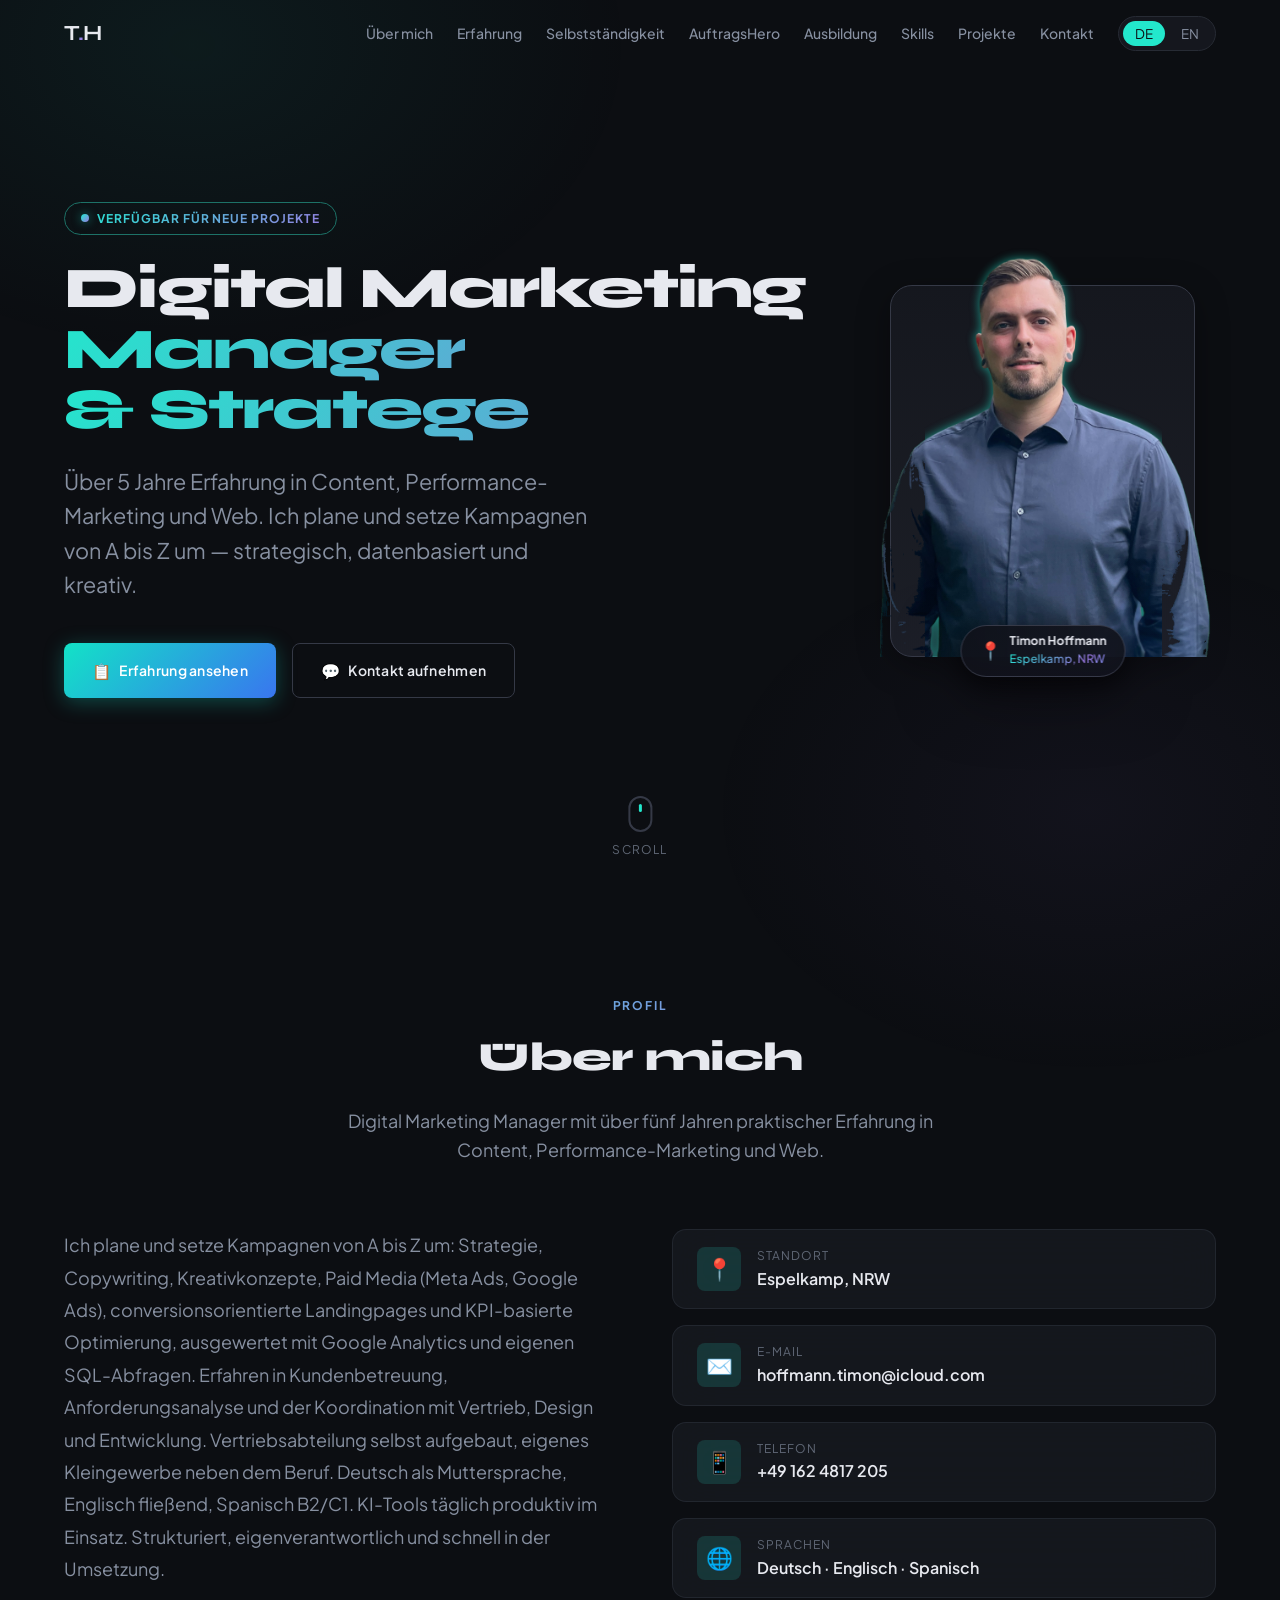
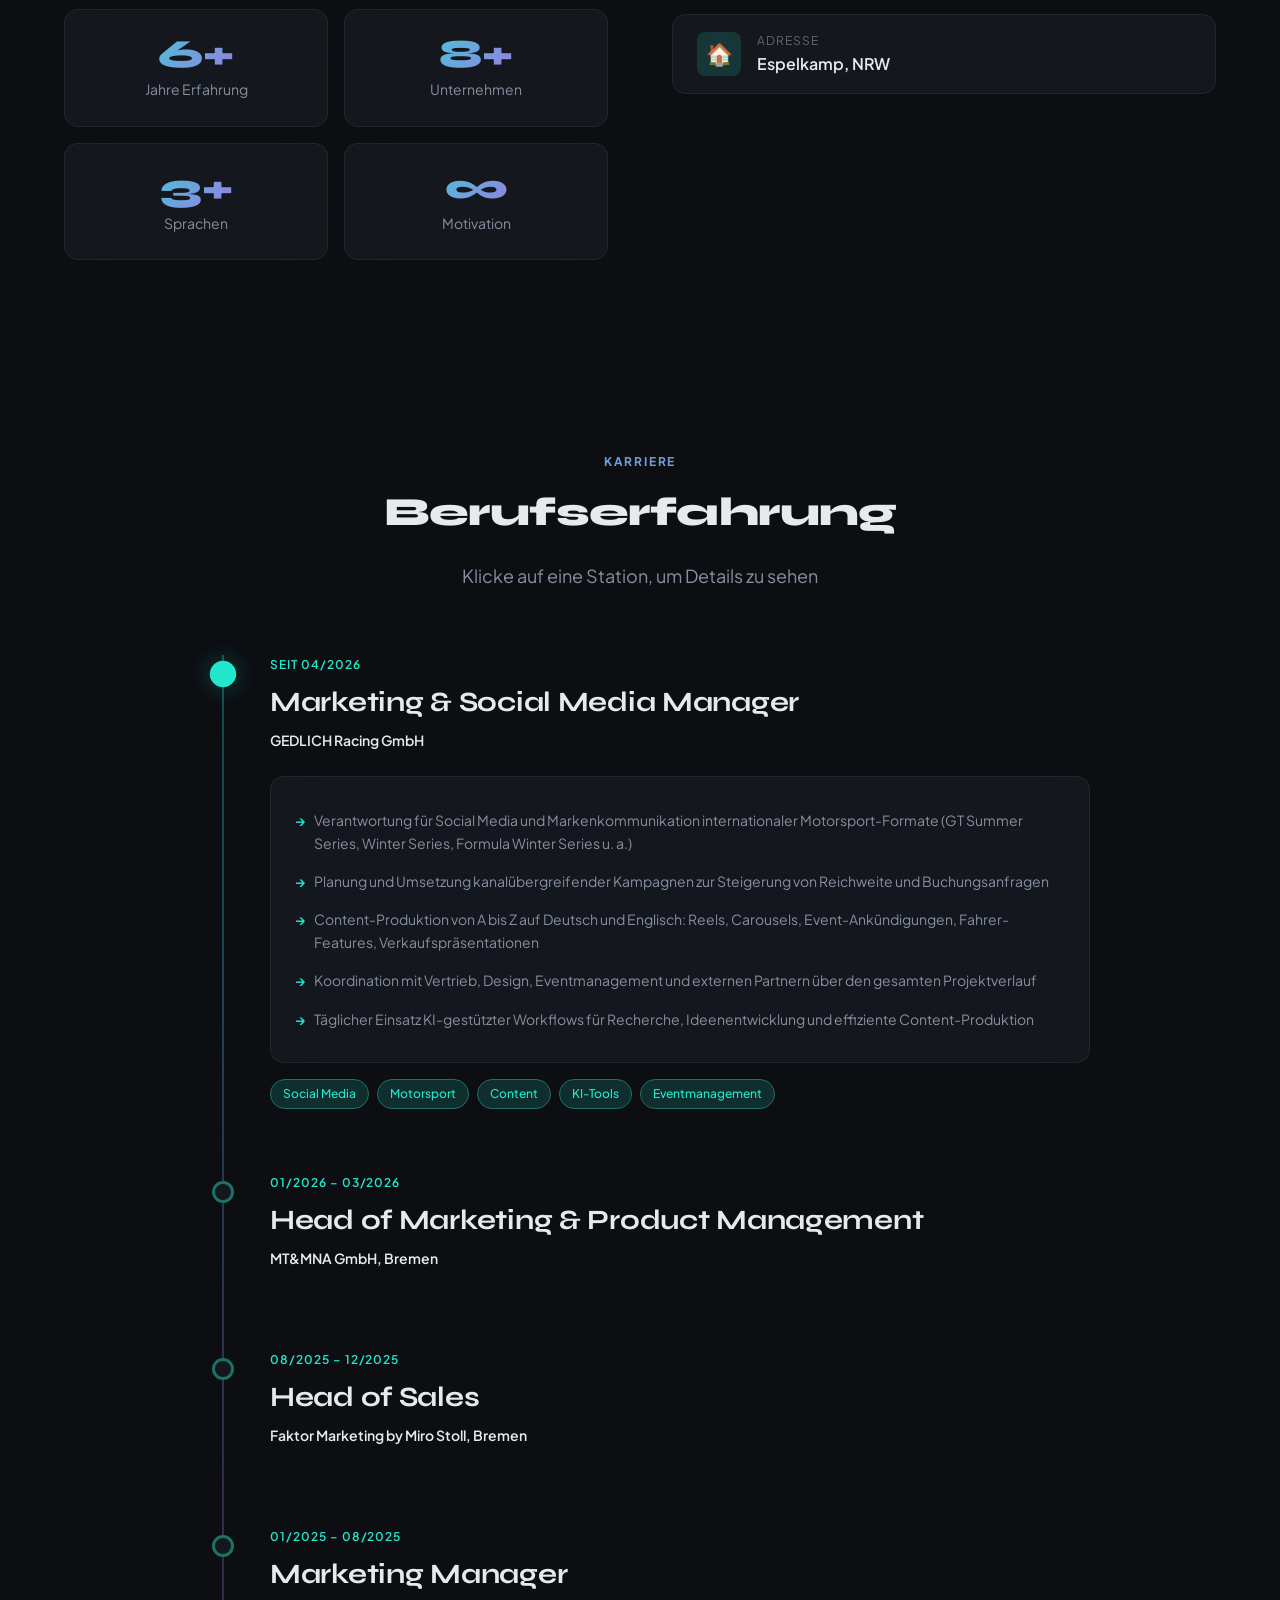
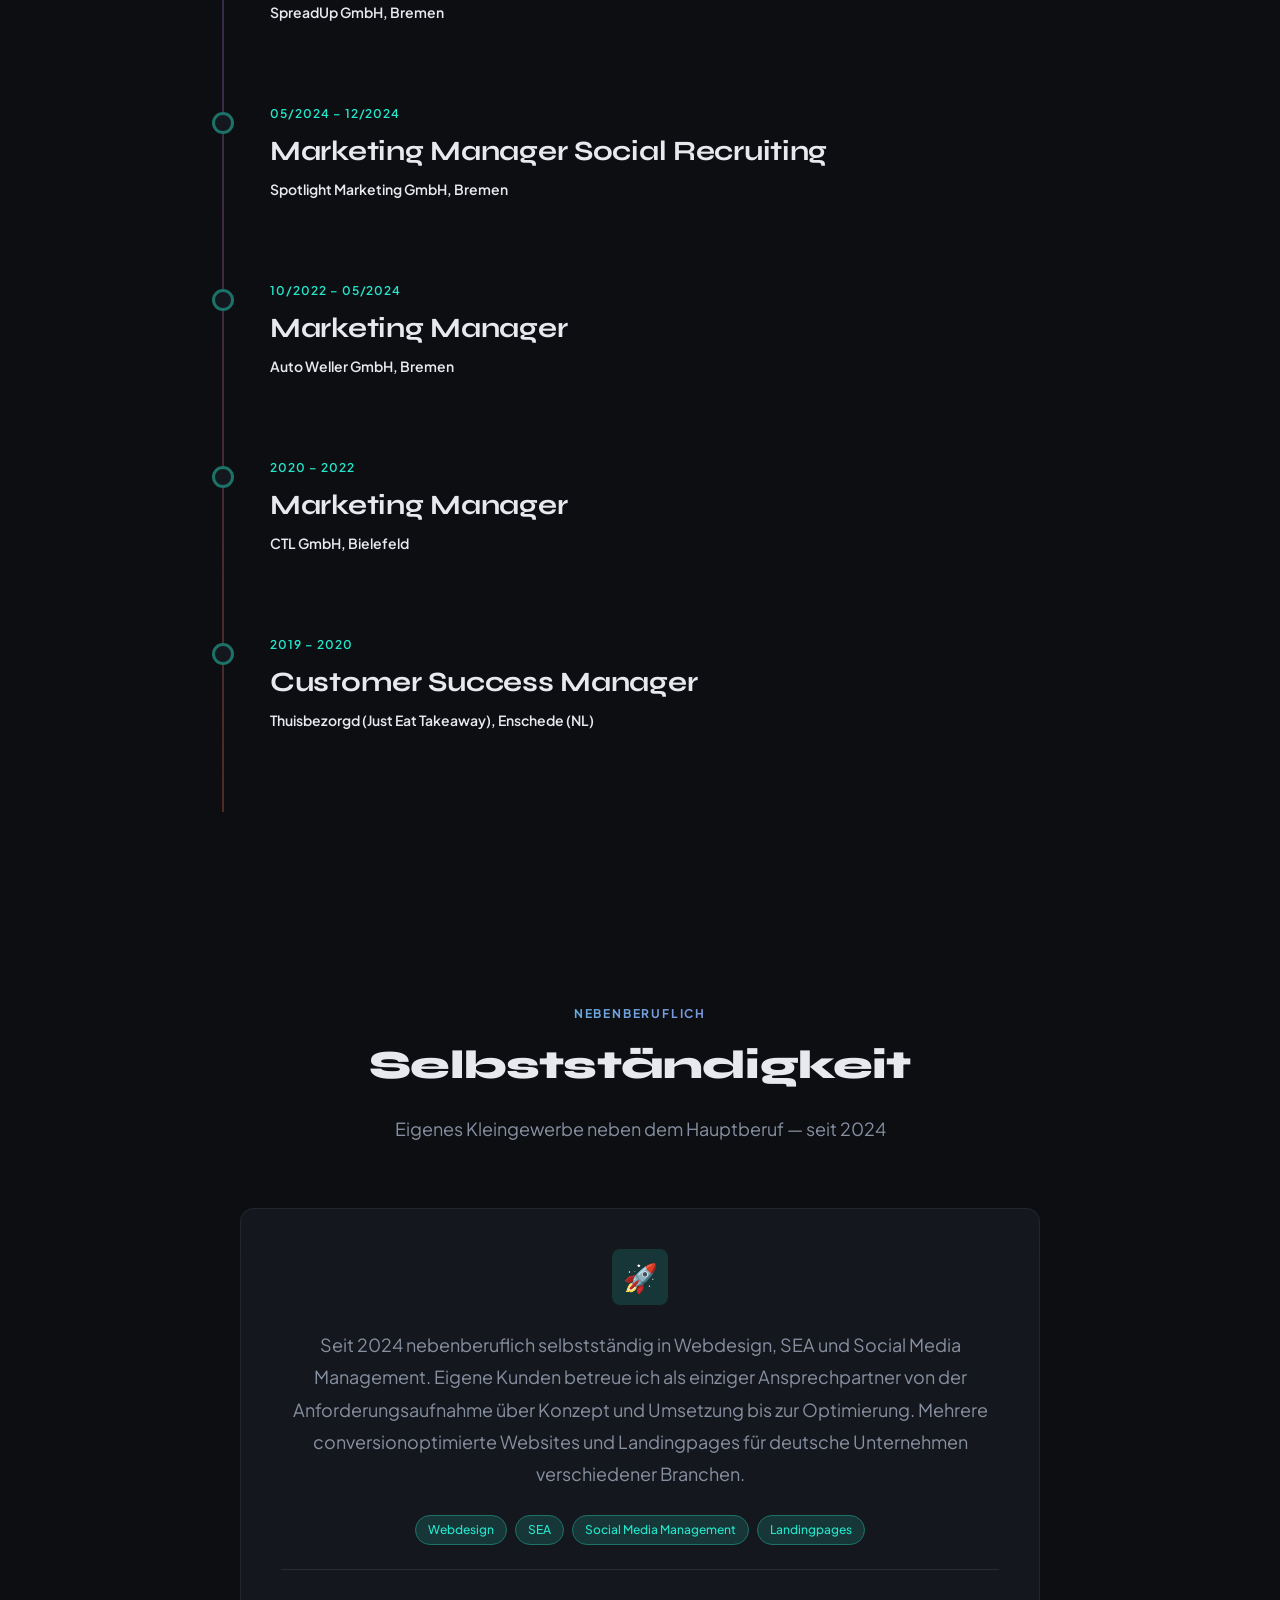
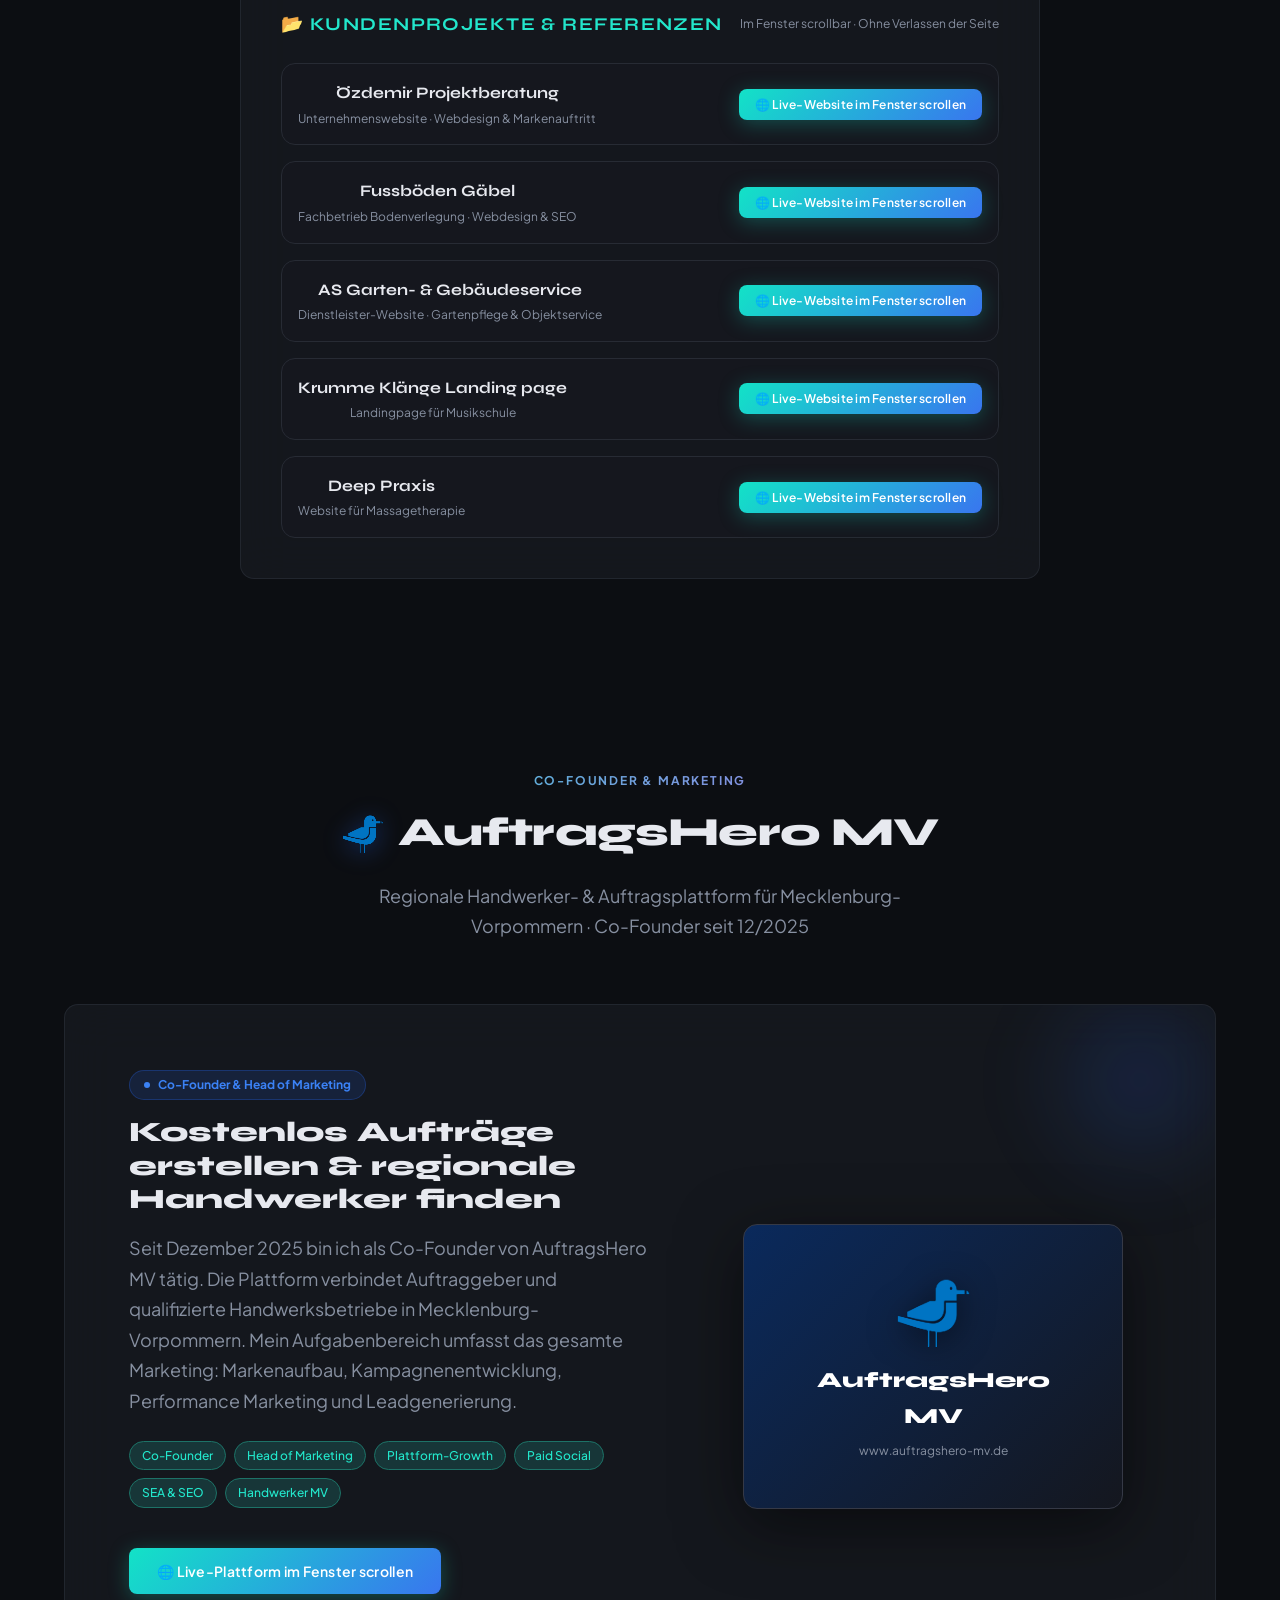
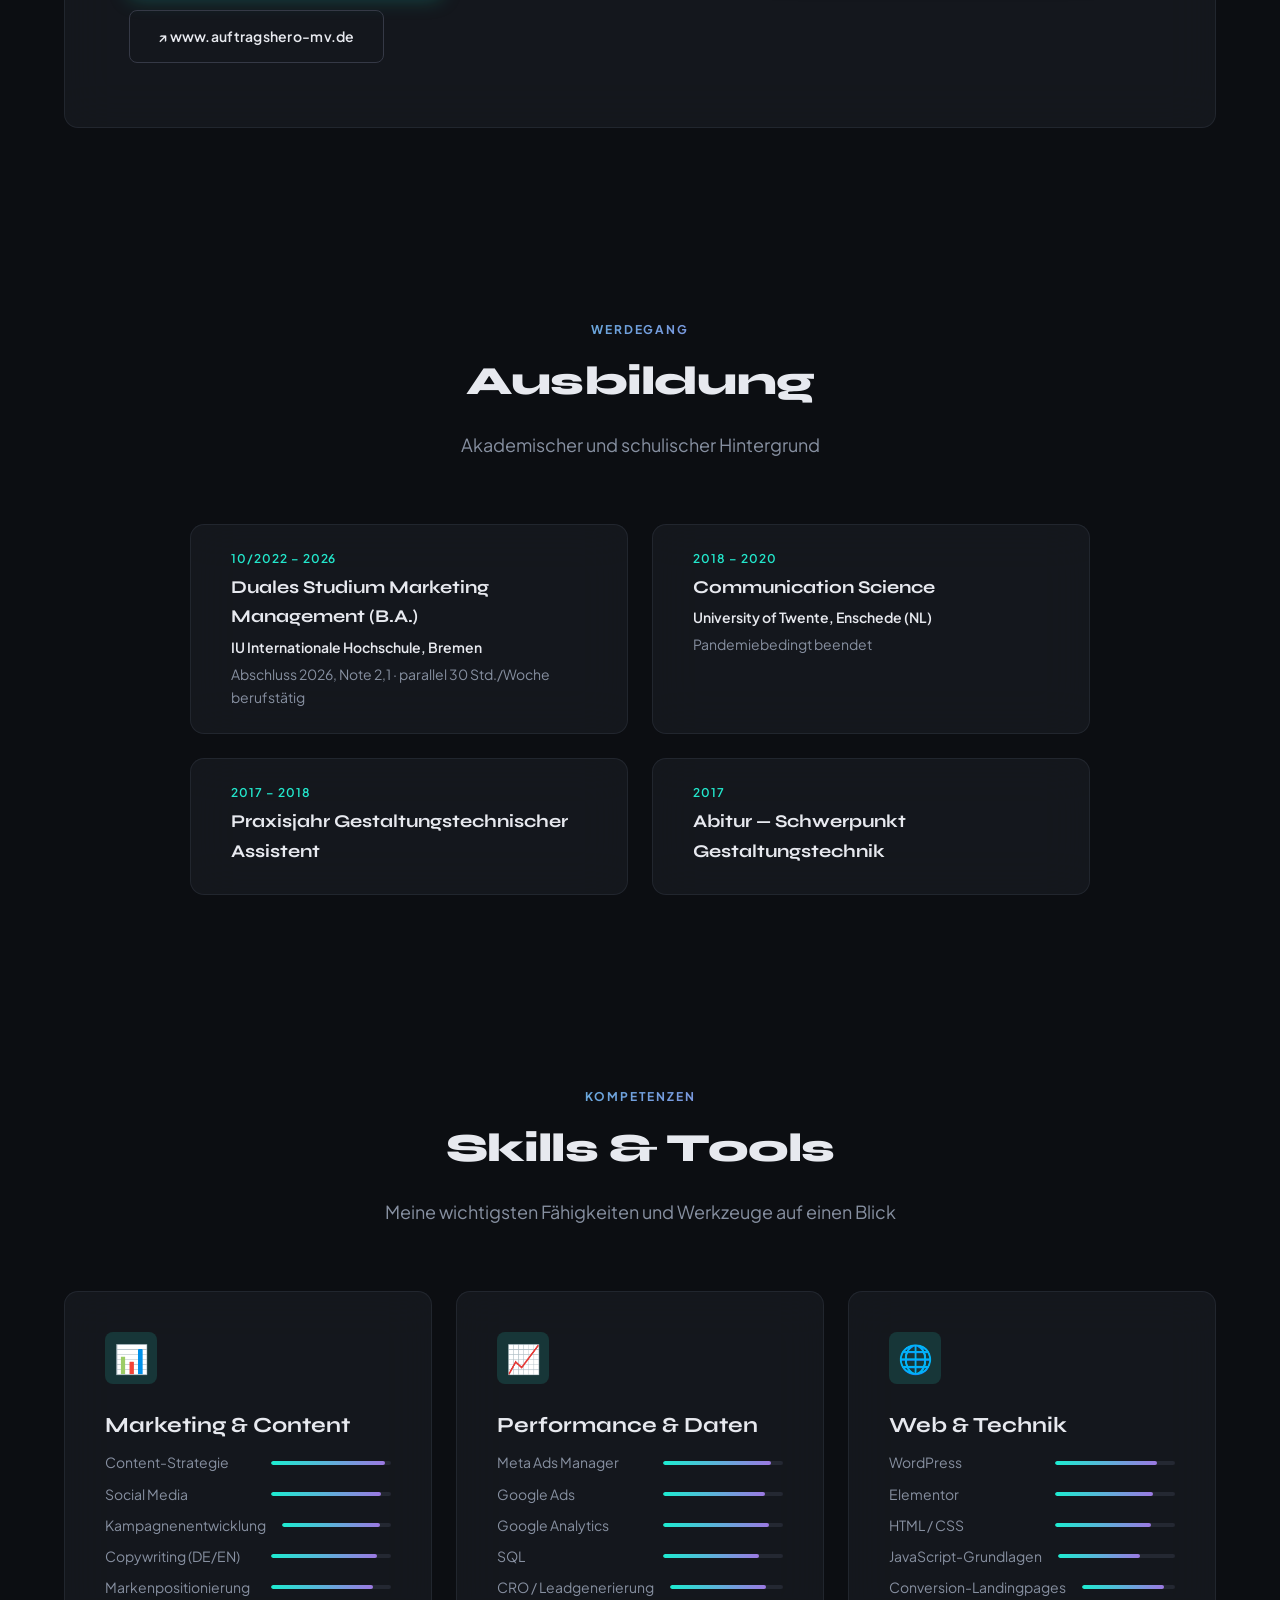
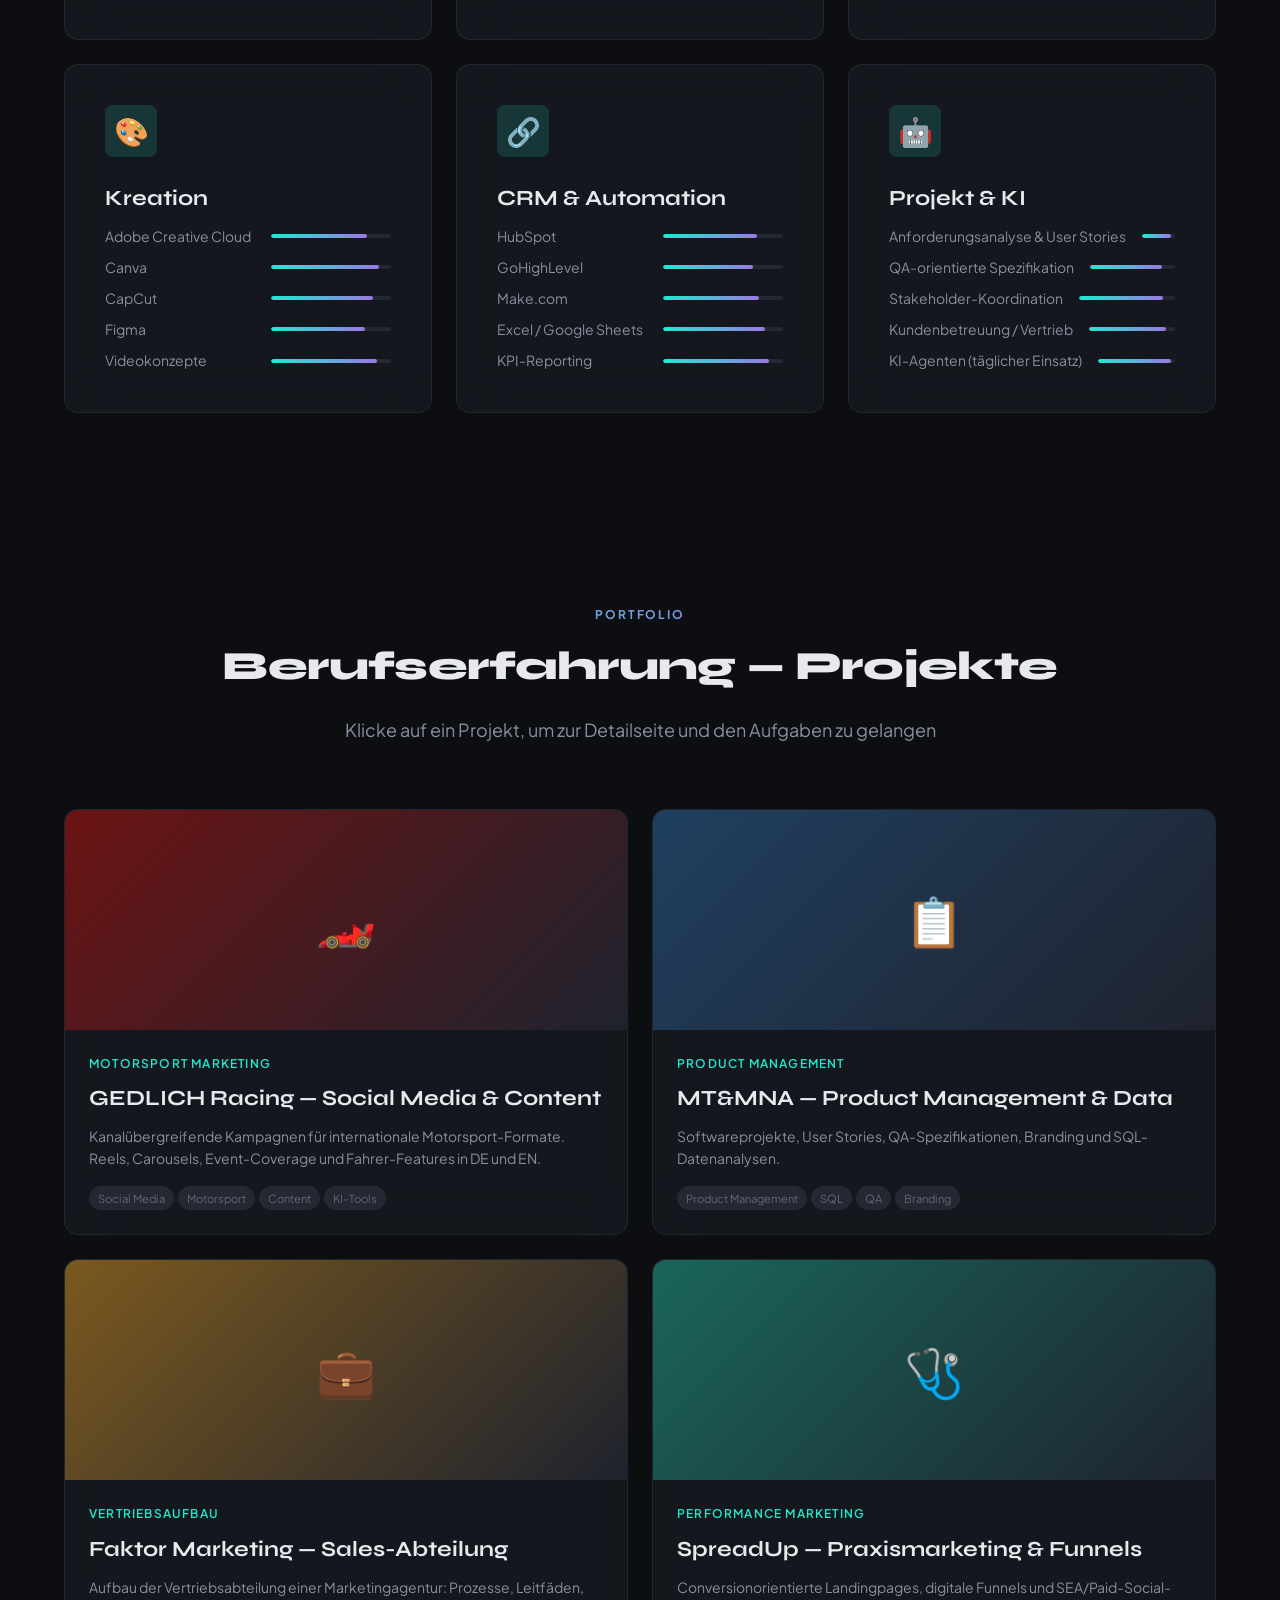
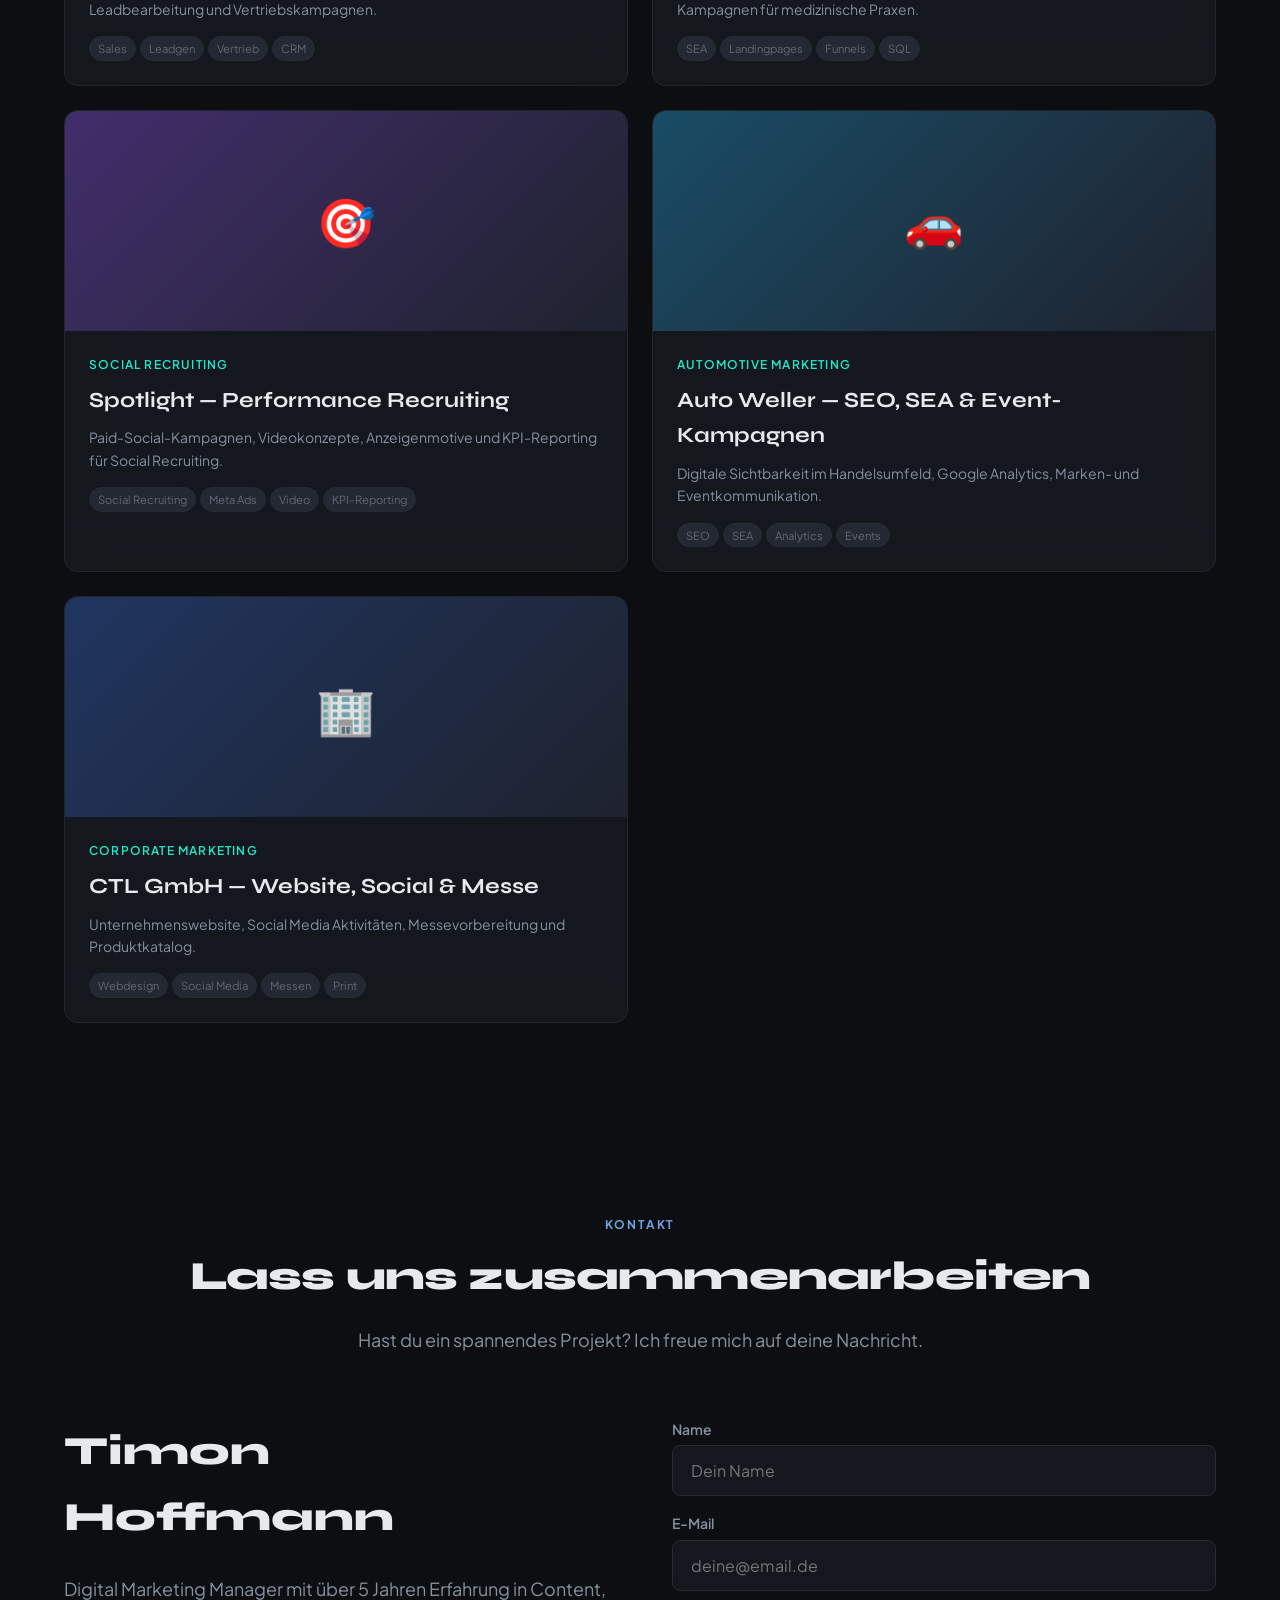
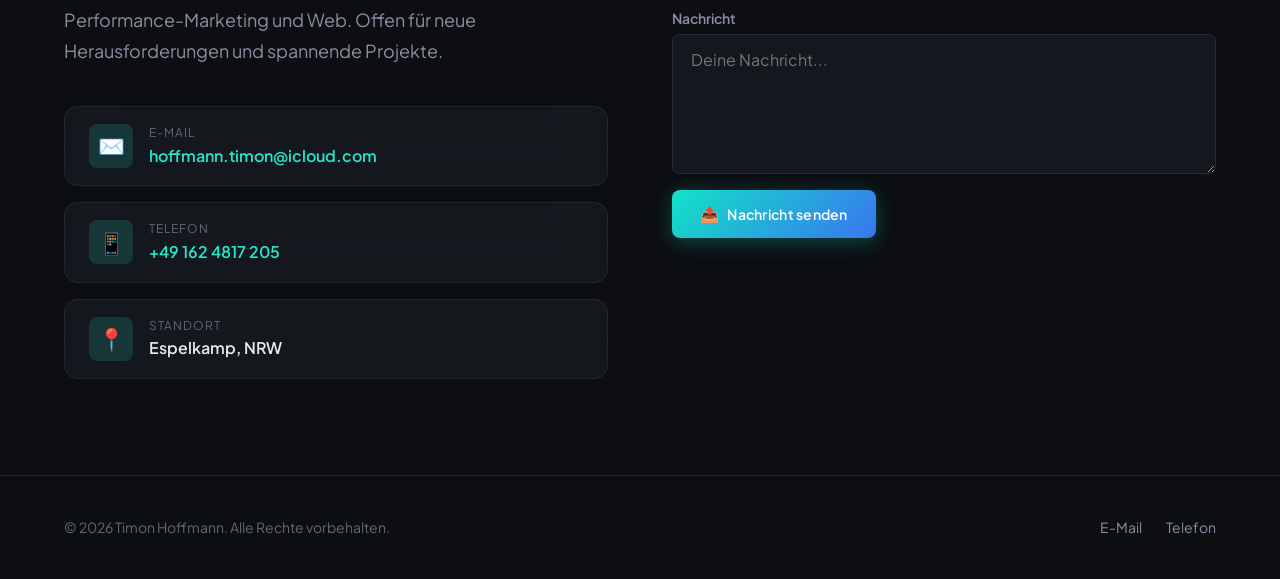
<file: index.html>
<!DOCTYPE html>
<html lang="de">
<head>
  <meta charset="UTF-8">
  <meta name="viewport" content="width=device-width, initial-scale=1.0">
  <meta name="description" content="Timon Hoffmann — Digital Marketing Manager mit Expertise in Content, Performance-Marketing und Web. Interaktiver Lebenslauf und Portfolio.">
  <meta name="keywords" content="Digital Marketing, Content Marketing, Performance Marketing, SEO, SEA, Social Media, Portfolio, Timon Hoffmann">
  <meta name="author" content="Timon Hoffmann">
  <meta property="og:title" content="Timon Hoffmann — Digital Marketing Portfolio">
  <meta property="og:description" content="Interaktiver Lebenslauf und Portfolio von Timon Hoffmann. Digital Marketing Manager für Content, Performance & Web.">
  <meta property="og:type" content="website">
  <title>Timon Hoffmann — Digital Marketing Portfolio</title>
  <link rel="stylesheet" href="style.css">
</head>
<body>

  <!-- ============ NAVIGATION ============ -->
  <nav class="nav" id="mainNav">
    <div class="nav__inner">
      <a href="#hero" class="nav__logo">T<span>.</span>H</a>

      <div class="nav__hamburger" id="navHamburger" aria-label="Menü öffnen">
        <span></span>
        <span></span>
        <span></span>
      </div>

      <div class="nav__links" id="navLinks">
        <a href="#about" class="nav__link" data-i18n="nav_about">Über mich</a>
        <a href="#experience" class="nav__link" data-i18n="nav_experience">Erfahrung</a>
        <a href="#freelance" class="nav__link">Selbstständigkeit</a>
        <a href="#auftragshero" class="nav__link">AuftragsHero</a>
        <a href="#education" class="nav__link" data-i18n="nav_education">Ausbildung</a>
        <a href="#skills" class="nav__link" data-i18n="nav_skills">Skills</a>
        <a href="#projects" class="nav__link" data-i18n="nav_projects">Projekte</a>
        <a href="#contact" class="nav__link" data-i18n="nav_contact">Kontakt</a>



        <div class="nav__lang-toggle">
          <button class="nav__lang-btn active" data-lang="de">DE</button>
          <button class="nav__lang-btn" data-lang="en">EN</button>
        </div>
      </div>
    </div>
  </nav>

  <!-- ============ HERO ============ -->
  <section class="hero" id="hero">
    <div class="container">
      <div class="hero__grid">
        <div class="hero__content">
          <div class="hero__badge">
            <span class="hero__badge-dot"></span>
            <span data-i18n="hero_badge">Verfügbar für neue Projekte</span>
          </div>

          <h1 class="hero__title">
            <span class="hero__title-line" data-i18n="hero_title_1">Digital Marketing</span><br>
            <span class="hero__title-line hero__title-gradient" data-i18n="hero_title_2">Manager</span><br>
            <span class="hero__title-line hero__title-gradient" data-i18n="hero_title_3">& Stratege</span>
          </h1>

          <p class="hero__subtitle" data-i18n="hero_subtitle">
            Über 5 Jahre Erfahrung in Content, Performance-Marketing und Web. Ich plane und setze Kampagnen von A bis Z um — strategisch, datenbasiert und kreativ.
          </p>

          <div class="hero__ctas">
            <a href="#experience" class="btn btn--primary" data-i18n="hero_cta_1">
              <span class="btn__icon">📋</span> Erfahrung ansehen
            </a>
            <a href="#contact" class="btn btn--outline" data-i18n="hero_cta_2">
              <span class="btn__icon">💬</span> Kontakt aufnehmen
            </a>
          </div>
        </div>

        <div class="hero__visual">
          <div class="hero__portrait-wrapper">
            <div class="hero__portrait-glow"></div>
            <div class="hero__portrait-backdrop"></div>
            <img src="assets/profile/timon-portrait.png" alt="Timon Hoffmann — Digital Marketing Manager" class="hero__portrait-img">
            <div class="hero__portrait-fade"></div>
            <div class="hero__portrait-badge">
              <span class="hero__portrait-badge-icon">📍</span>
              <div>
                <div class="hero__portrait-badge-name">Timon Hoffmann</div>
                <div class="hero__portrait-badge-role">Espelkamp, NRW</div>
              </div>
            </div>
          </div>
        </div>
    </div>

    <div class="hero__scroll-indicator">
      <div class="hero__scroll-mouse"></div>
      <span data-i18n="hero_scroll">Scroll</span>
    </div>
  </section>

  <!-- ============ ABOUT ============ -->
  <section class="section" id="about">
    <div class="container">
      <div class="section__header animate-on-scroll">
        <div class="section__eyebrow" data-i18n="about_eyebrow">Profil</div>
        <h2 class="section__title" data-i18n="about_title">Über mich</h2>
        <p class="section__subtitle" data-i18n="about_subtitle">
          Digital Marketing Manager mit über fünf Jahren praktischer Erfahrung in Content, Performance-Marketing und Web.
        </p>
      </div>

      <div class="about__grid">
        <div class="animate-on-scroll">
          <p class="about__text" data-i18n="about_text">
            Ich plane und setze Kampagnen von A bis Z um: Strategie, Copywriting, Kreativkonzepte, Paid Media (Meta Ads, Google Ads), conversionsorientierte Landingpages und KPI-basierte Optimierung, ausgewertet mit Google Analytics und eigenen SQL-Abfragen. Erfahren in Kundenbetreuung, Anforderungsanalyse und der Koordination mit Vertrieb, Design und Entwicklung. Vertriebsabteilung selbst aufgebaut, eigenes Kleingewerbe neben dem Beruf. Deutsch als Muttersprache, Englisch fließend, Spanisch B2/C1. KI-Tools täglich produktiv im Einsatz. Strukturiert, eigenverantwortlich und schnell in der Umsetzung.
          </p>

          <div class="about__highlights">
            <div class="about__highlight-card glass-card animate-on-scroll">
              <div class="about__highlight-number" data-count="6">6+</div>
              <div class="about__highlight-label" data-i18n="about_years">Jahre Erfahrung</div>
            </div>
            <div class="about__highlight-card glass-card animate-on-scroll">
              <div class="about__highlight-number" data-count="8">8</div>
              <div class="about__highlight-label" data-i18n="about_companies">Unternehmen</div>
            </div>
            <div class="about__highlight-card glass-card animate-on-scroll">
              <div class="about__highlight-number" data-count="3">3</div>
              <div class="about__highlight-label" data-i18n="about_languages">Sprachen</div>
            </div>
            <div class="about__highlight-card glass-card animate-on-scroll">
              <div class="about__highlight-number">∞</div>
              <div class="about__highlight-label" data-i18n="about_motivation">Motivation</div>
            </div>
          </div>
        </div>

        <div class="about__info-grid animate-on-scroll">
          <div class="about__info-item glass-card">
            <div class="about__info-icon">📍</div>
            <div>
              <div class="about__info-label" data-i18n="about_location_label">Standort</div>
              <div class="about__info-value">Espelkamp, NRW</div>
            </div>
          </div>
          <div class="about__info-item glass-card">
            <div class="about__info-icon">✉️</div>
            <div>
              <div class="about__info-label">E-Mail</div>
              <div class="about__info-value">hoffmann.timon@icloud.com</div>
            </div>
          </div>
          <div class="about__info-item glass-card">
            <div class="about__info-icon">📱</div>
            <div>
              <div class="about__info-label" data-i18n="about_phone_label">Telefon</div>
              <div class="about__info-value">+49 162 4817 205</div>
            </div>
          </div>
          <div class="about__info-item glass-card">
            <div class="about__info-icon">🌐</div>
            <div>
              <div class="about__info-label" data-i18n="about_langs_label">Sprachen</div>
              <div class="about__info-value" data-i18n="about_langs_value">Deutsch · Englisch · Spanisch</div>
            </div>
          </div>
          <div class="about__info-item glass-card">
            <div class="about__info-icon">🏠</div>
            <div>
              <div class="about__info-label" data-i18n="about_address_label">Adresse</div>
              <div class="about__info-value">Espelkamp, NRW</div>
            </div>
          </div>
        </div>
      </div>
    </div>
  </section>

  <!-- ============ EXPERIENCE ============ -->
  <section class="section" id="experience">
    <div class="container">
      <div class="section__header animate-on-scroll">
        <div class="section__eyebrow" data-i18n="exp_eyebrow">Karriere</div>
        <h2 class="section__title" data-i18n="exp_title">Berufserfahrung</h2>
        <p class="section__subtitle" data-i18n="exp_subtitle">
          Klicke auf eine Station, um Details zu sehen
        </p>
      </div>

      <div class="timeline" id="timeline">
        <div class="timeline__line"></div>

        <!-- GEDLICH Racing -->
        <div class="timeline__item active animate-on-scroll" data-station="gedlich">
          <div class="timeline__dot"></div>
          <div class="timeline__date" data-i18n="exp1_date">seit 04/2026</div>
          <h3 class="timeline__role" data-i18n="exp1_role">Marketing & Social Media Manager</h3>
          <div class="timeline__company">
            <span class="timeline__company-name">GEDLICH Racing GmbH</span>
          </div>
          <div class="timeline__details">
            <div class="timeline__tasks glass-card">
              <div class="timeline__task" data-i18n="exp1_task1">Verantwortung für Social Media und Markenkommunikation internationaler Motorsport-Formate (GT Summer Series, Winter Series, Formula Winter Series u. a.)</div>
              <div class="timeline__task" data-i18n="exp1_task2">Planung und Umsetzung kanalübergreifender Kampagnen zur Steigerung von Reichweite und Buchungsanfragen</div>
              <div class="timeline__task" data-i18n="exp1_task3">Content-Produktion von A bis Z auf Deutsch und Englisch: Reels, Carousels, Event-Ankündigungen, Fahrer-Features, Verkaufspräsentationen</div>
              <div class="timeline__task" data-i18n="exp1_task4">Koordination mit Vertrieb, Design, Eventmanagement und externen Partnern über den gesamten Projektverlauf</div>
              <div class="timeline__task" data-i18n="exp1_task5">Täglicher Einsatz KI-gestützter Workflows für Recherche, Ideenentwicklung und effiziente Content-Produktion</div>
            </div>
            <div class="timeline__tags">
              <span class="timeline__tag">Social Media</span>
              <span class="timeline__tag">Motorsport</span>
              <span class="timeline__tag">Content</span>
              <span class="timeline__tag">KI-Tools</span>
              <span class="timeline__tag">Eventmanagement</span>
            </div>
          </div>
        </div>

        <!-- MT&MNA -->
        <div class="timeline__item animate-on-scroll" data-station="mtmna">
          <div class="timeline__dot"></div>
          <div class="timeline__date">01/2026 – 03/2026</div>
          <h3 class="timeline__role" data-i18n="exp2_role">Head of Marketing & Product Management</h3>
          <div class="timeline__company">
            <span class="timeline__company-name">MT&MNA GmbH, Bremen</span>
          </div>
          <div class="timeline__details">
            <div class="timeline__tasks glass-card">
              <div class="timeline__task" data-i18n="exp2_task1">Planung digitaler Softwareprojekte und Übersetzung fachlicher Anforderungen in umsetzbare Konzepte inkl. User Stories und QA-orientierter Spezifikationen</div>
              <div class="timeline__task" data-i18n="exp2_task2">Mitarbeit an Branding, Marktpositionierung und Content-Strategie für digitale Produkte</div>
              <div class="timeline__task" data-i18n="exp2_task3">SQL für strukturierte Datenabfragen, Plausibilitätsprüfungen und Kampagnen-Datenanalysen</div>
              <div class="timeline__task" data-i18n="exp2_task4">Qualitätssicherung digitaler Umsetzungen und strukturierte Dokumentation von Anforderungen</div>
            </div>
            <div class="timeline__tags">
              <span class="timeline__tag">Product Management</span>
              <span class="timeline__tag">SQL</span>
              <span class="timeline__tag">Branding</span>
              <span class="timeline__tag">QA</span>
              <span class="timeline__tag">User Stories</span>
            </div>
          </div>
        </div>

        <!-- Faktor Marketing -->
        <div class="timeline__item animate-on-scroll" data-station="faktor">
          <div class="timeline__dot"></div>
          <div class="timeline__date">08/2025 – 12/2025</div>
          <h3 class="timeline__role" data-i18n="exp3_role">Head of Sales</h3>
          <div class="timeline__company">
            <span class="timeline__company-name">Faktor Marketing by Miro Stoll, Bremen</span>
          </div>
          <div class="timeline__details">
            <div class="timeline__tasks glass-card">
              <div class="timeline__task" data-i18n="exp3_task1">Aufbau der Vertriebsabteilung einer Marketingagentur: Prozesse, Gesprächsleitfäden und systematische Leadbearbeitung</div>
              <div class="timeline__task" data-i18n="exp3_task2">Integrierte Marketing- und Sales-Kampagnen zur Leadgenerierung</div>
              <div class="timeline__task" data-i18n="exp3_task3">Eigene Kunden- und Verkaufsgespräche, Bedarfsermittlung und abschlussorientierte Kommunikation</div>
            </div>
            <div class="timeline__tags">
              <span class="timeline__tag">Sales</span>
              <span class="timeline__tag">Leadgenerierung</span>
              <span class="timeline__tag">Vertrieb</span>
              <span class="timeline__tag">Prozesse</span>
            </div>
          </div>
        </div>

        <!-- SpreadUp -->
        <div class="timeline__item animate-on-scroll" data-station="spreadup">
          <div class="timeline__dot"></div>
          <div class="timeline__date">01/2025 – 08/2025</div>
          <h3 class="timeline__role" data-i18n="exp4_role">Marketing Manager</h3>
          <div class="timeline__company">
            <span class="timeline__company-name">SpreadUp GmbH, Bremen</span>
          </div>
          <div class="timeline__details">
            <div class="timeline__tasks glass-card">
              <div class="timeline__task" data-i18n="exp4_task1">Kundenbetreuung im medizinischen Praxismarketing von der Anforderungsaufnahme bis zur Umsetzung</div>
              <div class="timeline__task" data-i18n="exp4_task2">Konzeption conversionsorientierter Landingpages und digitaler Funnels; Webdesign, Content und Videokonzepte</div>
              <div class="timeline__task" data-i18n="exp4_task3">Steuerung und Optimierung von SEA- und Paid-Social-Kampagnen; Auswertung mit SQL und Analyse-Tools</div>
            </div>
            <div class="timeline__tags">
              <span class="timeline__tag">SEA</span>
              <span class="timeline__tag">Paid Social</span>
              <span class="timeline__tag">Landingpages</span>
              <span class="timeline__tag">Webdesign</span>
              <span class="timeline__tag">SQL</span>
            </div>
          </div>
        </div>

        <!-- Spotlight Marketing -->
        <div class="timeline__item animate-on-scroll" data-station="spotlight">
          <div class="timeline__dot"></div>
          <div class="timeline__date">05/2024 – 12/2024</div>
          <h3 class="timeline__role" data-i18n="exp5_role">Marketing Manager Social Recruiting</h3>
          <div class="timeline__company">
            <span class="timeline__company-name">Spotlight Marketing GmbH, Bremen</span>
          </div>
          <div class="timeline__details">
            <div class="timeline__tasks glass-card">
              <div class="timeline__task" data-i18n="exp5_task1">Performanceorientierte Paid-Social-Kampagnen für unterschiedliche Kundenzielgruppen</div>
              <div class="timeline__task" data-i18n="exp5_task2">Entwicklung von Videokonzepten, Anzeigenmotiven und zielgruppengerechten Kampagnentexten</div>
              <div class="timeline__task" data-i18n="exp5_task3">Laufendes KPI-Reporting (Cost per Lead, CTR, Conversion Rate) und datenbasierte Optimierung</div>
            </div>
            <div class="timeline__tags">
              <span class="timeline__tag">Social Recruiting</span>
              <span class="timeline__tag">Paid Social</span>
              <span class="timeline__tag">KPI-Reporting</span>
              <span class="timeline__tag">Videokonzepte</span>
            </div>
          </div>
        </div>

        <!-- Auto Weller -->
        <div class="timeline__item animate-on-scroll" data-station="autoweller">
          <div class="timeline__dot"></div>
          <div class="timeline__date">10/2022 – 05/2024</div>
          <h3 class="timeline__role" data-i18n="exp6_role">Marketing Manager</h3>
          <div class="timeline__company">
            <span class="timeline__company-name">Auto Weller GmbH, Bremen</span>
          </div>
          <div class="timeline__details">
            <div class="timeline__tasks glass-card">
              <div class="timeline__task" data-i18n="exp6_task1">Verantwortung für SEO, SEA und die digitale Sichtbarkeit im automobilen Handelsumfeld; Auswertung mit Google Analytics</div>
              <div class="timeline__task" data-i18n="exp6_task2">Social-Media-Strategien, redaktionelle Formate und Videokonzepte für Marken- und Eventkommunikation</div>
              <div class="timeline__task" data-i18n="exp6_task3">Planung und Begleitung von Promotions, Events und verkaufsunterstützenden Kampagnen</div>
              <div class="timeline__task" data-i18n="exp6_task4">Koordination von Inhalten und Kampagnen mit internen Fachbereichen, Standorten und externen Partnern</div>
            </div>
            <div class="timeline__tags">
              <span class="timeline__tag">SEO</span>
              <span class="timeline__tag">SEA</span>
              <span class="timeline__tag">Automotive</span>
              <span class="timeline__tag">Events</span>
              <span class="timeline__tag">Google Analytics</span>
            </div>
          </div>
        </div>

        <!-- CTL GmbH -->
        <div class="timeline__item animate-on-scroll" data-station="ctl">
          <div class="timeline__dot"></div>
          <div class="timeline__date">2020 – 2022</div>
          <h3 class="timeline__role" data-i18n="exp7_role">Marketing Manager</h3>
          <div class="timeline__company">
            <span class="timeline__company-name">CTL GmbH, Bielefeld</span>
          </div>
          <div class="timeline__details">
            <div class="timeline__tasks glass-card">
              <div class="timeline__task" data-i18n="exp7_task1">Pflege und gestalterische Weiterentwicklung der Unternehmenswebsite sowie Aufbereitung digitaler Inhalte</div>
              <div class="timeline__task" data-i18n="exp7_task2">Betreuung der Social-Media-Aktivitäten und Erstellung relevanter Kommunikationsinhalte</div>
              <div class="timeline__task" data-i18n="exp7_task3">Vorbereitung von Messen, Marketingmaterialien und Weiterentwicklung des Produktkatalogs</div>
            </div>
            <div class="timeline__tags">
              <span class="timeline__tag">Webdesign</span>
              <span class="timeline__tag">Social Media</span>
              <span class="timeline__tag">Messen</span>
              <span class="timeline__tag">Content</span>
            </div>
          </div>
        </div>

        <!-- Thuisbezorgd -->
        <div class="timeline__item animate-on-scroll" data-station="thuisbezorgd">
          <div class="timeline__dot"></div>
          <div class="timeline__date">2019 – 2020</div>
          <h3 class="timeline__role" data-i18n="exp8_role">Customer Success Manager</h3>
          <div class="timeline__company">
            <span class="timeline__company-name">Thuisbezorgd (Just Eat Takeaway), Enschede (NL)</span>
          </div>
          <div class="timeline__details">
            <div class="timeline__tasks glass-card">
              <div class="timeline__task" data-i18n="exp8_task1">Kundenbetreuung mit Fokus auf Servicequalität und lösungsorientierte Kommunikation</div>
              <div class="timeline__task" data-i18n="exp8_task2">Kommunikation in einem internationalen, schnelllebigen Arbeitsumfeld</div>
            </div>
            <div class="timeline__tags">
              <span class="timeline__tag">Customer Success</span>
              <span class="timeline__tag">International</span>
              <span class="timeline__tag">Kommunikation</span>
            </div>
          </div>
        </div>
      </div>
    </div>
  </section>

  <!-- ============ FREELANCE ============ -->
  <section class="section" id="freelance">
    <div class="container">
      <div class="section__header animate-on-scroll">
        <div class="section__eyebrow" data-i18n="freelance_eyebrow">Nebenberuflich</div>
        <h2 class="section__title" data-i18n="freelance_title">Selbstständigkeit</h2>
        <p class="section__subtitle" data-i18n="freelance_subtitle">
          Eigenes Kleingewerbe neben dem Hauptberuf — seit 2024
        </p>
      </div>

      <div class="freelance__card glass-card animate-on-scroll">
        <div class="freelance__icon">🚀</div>
        <p class="freelance__text" data-i18n="freelance_text">
          Seit 2024 nebenberuflich selbstständig in Webdesign, SEA und Social Media Management. Eigene Kunden betreue ich als einziger Ansprechpartner von der Anforderungsaufnahme über Konzept und Umsetzung bis zur Optimierung. Mehrere conversionoptimierte Websites und Landingpages für deutsche Unternehmen verschiedener Branchen.
        </p>
        <div class="freelance__tags" style="margin-bottom: var(--sp-lg);">
          <span class="timeline__tag">Webdesign</span>
          <span class="timeline__tag">SEA</span>
          <span class="timeline__tag">Social Media Management</span>
          <span class="timeline__tag">Landingpages</span>
        </div>

        <!-- Referenzprojekte im Überblick -->
        <!-- Referenzprojekte im Überblick -->
        <div class="freelance__references-wrapper">
          <div class="freelance__references-header">
            <h3 class="freelance__references-title">
              📂 Kundenprojekte & Referenzen
            </h3>
            <span class="freelance__references-hint">Im Fenster scrollbar · Ohne Verlassen der Seite</span>
          </div>

          <div class="freelance__ref-list">
            <!-- Referenz 1: Özdemir Projektberatung -->
            <div class="freelance__ref-item">
              <div class="freelance__ref-info">
                <h4>Özdemir Projektberatung</h4>
                <p>Unternehmenswebsite · Webdesign & Markenauftritt</p>
              </div>
              <button class="btn btn--primary open-live-modal freelance__ref-btn" data-preview-url="https://www.özdemir-projektberatung.de">
                🌐 Live-Website im Fenster scrollen
              </button>
            </div>

            <!-- Referenz 2: Fussböden Gäbel -->
            <div class="freelance__ref-item">
              <div class="freelance__ref-info">
                <h4>Fussböden Gäbel</h4>
                <p>Fachbetrieb Bodenverlegung · Webdesign & SEO</p>
              </div>
              <button class="btn btn--primary open-live-modal freelance__ref-btn" data-preview-url="https://www.fussboeden-gaebel.de/">
                🌐 Live-Website im Fenster scrollen
              </button>
            </div>

            <!-- Referenz 3: AS Garten- & Gebäudeservice -->
            <div class="freelance__ref-item">
              <div class="freelance__ref-info">
                <h4>AS Garten- & Gebäudeservice</h4>
                <p>Dienstleister-Website · Gartenpflege & Objektservice</p>
              </div>
              <button class="btn btn--primary open-live-modal freelance__ref-btn" data-preview-url="https://www.as-garten-gebäudeservice.com/">
                🌐 Live-Website im Fenster scrollen
              </button>
            </div>

            <!-- Referenz 4: Krumme Klänge Landing page -->
            <div class="freelance__ref-item">
              <div class="freelance__ref-info">
                <h4>Krumme Klänge Landing page</h4>
                <p>Landingpage für Musikschule</p>
              </div>
              <button class="btn btn--primary open-live-modal freelance__ref-btn" data-preview-url="https://krumme.vercel.app/">
                🌐 Live-Website im Fenster scrollen
              </button>
            </div>

            <!-- Referenz 5: Deep Praxis -->
            <div class="freelance__ref-item">
              <div class="freelance__ref-info">
                <h4>Deep Praxis</h4>
                <p>Website für Massagetherapie</p>
              </div>
              <button class="btn btn--primary open-live-modal freelance__ref-btn" data-preview-url="https://nick-website-indol.vercel.app/">
                🌐 Live-Website im Fenster scrollen
              </button>
            </div>

          </div>
        </div>
      </div>
    </div>
  </section>

  <!-- ============ AUFTRAGSHERO MV ============ -->
  <section class="section" id="auftragshero">
    <div class="container">
      <div class="section__header animate-on-scroll">
        <div class="section__eyebrow">Co-Founder & Marketing</div>
        <h2 class="section__title auftragshero__title-wrap">
          <img src="assets/auftragshero-logo.svg" alt="AuftragsHero Logo" class="auftragshero__logo-head">
          <span>AuftragsHero MV</span>
        </h2>
        <p class="section__subtitle">
          Regionale Handwerker- & Auftragsplattform für Mecklenburg-Vorpommern · Co-Founder seit 12/2025
        </p>
      </div>

      <div class="glass-card animate-on-scroll auftragshero__card">
        <div class="auftragshero__glow"></div>

        <div class="auftragshero__grid">
          <div>
            <div class="auftragshero__badge">
              <span class="auftragshero__badge-dot"></span>
              Co-Founder & Head of Marketing
            </div>

            <h3 class="auftragshero__headline">
              Kostenlos Aufträge erstellen & regionale Handwerker finden
            </h3>

            <p class="auftragshero__desc">
              Seit Dezember 2025 bin ich als Co-Founder von AuftragsHero MV tätig. Die Plattform verbindet Auftraggeber und qualifizierte Handwerksbetriebe in Mecklenburg-Vorpommern. Mein Aufgabenbereich umfasst das gesamte Marketing: Markenaufbau, Kampagnenentwicklung, Performance Marketing und Leadgenerierung.
            </p>

            <div class="auftragshero__tags">
              <span class="timeline__tag">Co-Founder</span>
              <span class="timeline__tag">Head of Marketing</span>
              <span class="timeline__tag">Plattform-Growth</span>
              <span class="timeline__tag">Paid Social</span>
              <span class="timeline__tag">SEA & SEO</span>
              <span class="timeline__tag">Handwerker MV</span>
            </div>

            <div class="auftragshero__actions">
              <button class="btn btn--primary open-live-modal" data-preview-url="https://www.auftragshero-mv.de">
                🌐 Live-Plattform im Fenster scrollen
              </button>
              <a href="https://www.auftragshero-mv.de" target="_blank" rel="noopener" class="btn btn--outline">
                ↗ www.auftragshero-mv.de
              </a>
            </div>
          </div>

          <div class="auftragshero__visual">
            <div class="auftragshero__box">
              <img src="assets/auftragshero-logo.svg" alt="AuftragsHero Logo" class="auftragshero__box-logo">
              <h4 class="auftragshero__box-title">AuftragsHero MV</h4>
              <p class="auftragshero__box-sub">www.auftragshero-mv.de</p>
            </div>
          </div>
        </div>
      </div>
    </div>

  </section>

  <!-- ============ EDUCATION ============ -->
  <section class="section" id="education">
    <div class="container">
      <div class="section__header animate-on-scroll">
        <div class="section__eyebrow" data-i18n="edu_eyebrow">Werdegang</div>
        <h2 class="section__title" data-i18n="edu_title">Ausbildung</h2>
        <p class="section__subtitle" data-i18n="edu_subtitle">
          Akademischer und schulischer Hintergrund
        </p>
      </div>

      <div class="education__grid">
        <div class="education-card glass-card animate-on-scroll">
          <div class="education-card__date">10/2022 – 2026</div>
          <h3 class="education-card__title" data-i18n="edu1_title">Duales Studium Marketing Management (B.A.)</h3>
          <div class="education-card__place">IU Internationale Hochschule, Bremen</div>
          <p class="education-card__desc" data-i18n="edu1_desc">Abschluss 2026, Note 2,1 · parallel 30 Std./Woche berufstätig</p>
        </div>

        <div class="education-card glass-card animate-on-scroll">
          <div class="education-card__date">2018 – 2020</div>
          <h3 class="education-card__title" data-i18n="edu2_title">Communication Science</h3>
          <div class="education-card__place">University of Twente, Enschede (NL)</div>
          <p class="education-card__desc" data-i18n="edu2_desc">Pandemiebedingt beendet</p>
        </div>

        <div class="education-card glass-card animate-on-scroll">
          <div class="education-card__date">2017 – 2018</div>
          <h3 class="education-card__title" data-i18n="edu3_title">Praxisjahr Gestaltungstechnischer Assistent</h3>
        </div>

        <div class="education-card glass-card animate-on-scroll">
          <div class="education-card__date">2017</div>
          <h3 class="education-card__title" data-i18n="edu4_title">Abitur — Schwerpunkt Gestaltungstechnik</h3>
        </div>
      </div>
    </div>
  </section>

  <!-- ============ SKILLS ============ -->
  <section class="section" id="skills">
    <div class="container">
      <div class="section__header animate-on-scroll">
        <div class="section__eyebrow" data-i18n="skills_eyebrow">Kompetenzen</div>
        <h2 class="section__title" data-i18n="skills_title">Skills & Tools</h2>
        <p class="section__subtitle" data-i18n="skills_subtitle">
          Meine wichtigsten Fähigkeiten und Werkzeuge auf einen Blick
        </p>
      </div>

      <div class="skills__grid">
        <!-- Marketing & Content -->
        <div class="skill-card glass-card animate-on-scroll">
          <div class="skill-card__icon">📊</div>
          <h3 class="skill-card__title" data-i18n="skill1_title">Marketing & Content</h3>
          <div class="skill-card__list">
            <div class="skill-card__item">
              <span class="skill-card__item-name" data-i18n="skill1_1">Content-Strategie</span>
              <div class="skill-card__item-bar"><div class="skill-card__item-fill" data-width="95"></div></div>
            </div>
            <div class="skill-card__item">
              <span class="skill-card__item-name" data-i18n="skill1_2">Social Media</span>
              <div class="skill-card__item-bar"><div class="skill-card__item-fill" data-width="92"></div></div>
            </div>
            <div class="skill-card__item">
              <span class="skill-card__item-name" data-i18n="skill1_3">Kampagnenentwicklung</span>
              <div class="skill-card__item-bar"><div class="skill-card__item-fill" data-width="90"></div></div>
            </div>
            <div class="skill-card__item">
              <span class="skill-card__item-name" data-i18n="skill1_4">Copywriting (DE/EN)</span>
              <div class="skill-card__item-bar"><div class="skill-card__item-fill" data-width="88"></div></div>
            </div>
            <div class="skill-card__item">
              <span class="skill-card__item-name" data-i18n="skill1_5">Markenpositionierung</span>
              <div class="skill-card__item-bar"><div class="skill-card__item-fill" data-width="85"></div></div>
            </div>
          </div>
        </div>

        <!-- Performance & Daten -->
        <div class="skill-card glass-card animate-on-scroll">
          <div class="skill-card__icon">📈</div>
          <h3 class="skill-card__title" data-i18n="skill2_title">Performance & Daten</h3>
          <div class="skill-card__list">
            <div class="skill-card__item">
              <span class="skill-card__item-name">Meta Ads Manager</span>
              <div class="skill-card__item-bar"><div class="skill-card__item-fill" data-width="90"></div></div>
            </div>
            <div class="skill-card__item">
              <span class="skill-card__item-name">Google Ads</span>
              <div class="skill-card__item-bar"><div class="skill-card__item-fill" data-width="85"></div></div>
            </div>
            <div class="skill-card__item">
              <span class="skill-card__item-name">Google Analytics</span>
              <div class="skill-card__item-bar"><div class="skill-card__item-fill" data-width="88"></div></div>
            </div>
            <div class="skill-card__item">
              <span class="skill-card__item-name">SQL</span>
              <div class="skill-card__item-bar"><div class="skill-card__item-fill" data-width="80"></div></div>
            </div>
            <div class="skill-card__item">
              <span class="skill-card__item-name" data-i18n="skill2_5">CRO / Leadgenerierung</span>
              <div class="skill-card__item-bar"><div class="skill-card__item-fill" data-width="85"></div></div>
            </div>
          </div>
        </div>

        <!-- Web & Technik -->
        <div class="skill-card glass-card animate-on-scroll">
          <div class="skill-card__icon">🌐</div>
          <h3 class="skill-card__title" data-i18n="skill3_title">Web & Technik</h3>
          <div class="skill-card__list">
            <div class="skill-card__item">
              <span class="skill-card__item-name">WordPress</span>
              <div class="skill-card__item-bar"><div class="skill-card__item-fill" data-width="85"></div></div>
            </div>
            <div class="skill-card__item">
              <span class="skill-card__item-name">Elementor</span>
              <div class="skill-card__item-bar"><div class="skill-card__item-fill" data-width="82"></div></div>
            </div>
            <div class="skill-card__item">
              <span class="skill-card__item-name">HTML / CSS</span>
              <div class="skill-card__item-bar"><div class="skill-card__item-fill" data-width="80"></div></div>
            </div>
            <div class="skill-card__item">
              <span class="skill-card__item-name" data-i18n="skill3_4">JavaScript-Grundlagen</span>
              <div class="skill-card__item-bar"><div class="skill-card__item-fill" data-width="70"></div></div>
            </div>
            <div class="skill-card__item">
              <span class="skill-card__item-name" data-i18n="skill3_5">Conversion-Landingpages</span>
              <div class="skill-card__item-bar"><div class="skill-card__item-fill" data-width="88"></div></div>
            </div>
          </div>
        </div>

        <!-- Kreation -->
        <div class="skill-card glass-card animate-on-scroll">
          <div class="skill-card__icon">🎨</div>
          <h3 class="skill-card__title" data-i18n="skill4_title">Kreation</h3>
          <div class="skill-card__list">
            <div class="skill-card__item">
              <span class="skill-card__item-name">Adobe Creative Cloud</span>
              <div class="skill-card__item-bar"><div class="skill-card__item-fill" data-width="80"></div></div>
            </div>
            <div class="skill-card__item">
              <span class="skill-card__item-name">Canva</span>
              <div class="skill-card__item-bar"><div class="skill-card__item-fill" data-width="90"></div></div>
            </div>
            <div class="skill-card__item">
              <span class="skill-card__item-name">CapCut</span>
              <div class="skill-card__item-bar"><div class="skill-card__item-fill" data-width="85"></div></div>
            </div>
            <div class="skill-card__item">
              <span class="skill-card__item-name">Figma</span>
              <div class="skill-card__item-bar"><div class="skill-card__item-fill" data-width="78"></div></div>
            </div>
            <div class="skill-card__item">
              <span class="skill-card__item-name" data-i18n="skill4_5">Videokonzepte</span>
              <div class="skill-card__item-bar"><div class="skill-card__item-fill" data-width="88"></div></div>
            </div>
          </div>
        </div>

        <!-- CRM & Automation -->
        <div class="skill-card glass-card animate-on-scroll">
          <div class="skill-card__icon">🔗</div>
          <h3 class="skill-card__title" data-i18n="skill5_title">CRM & Automation</h3>
          <div class="skill-card__list">
            <div class="skill-card__item">
              <span class="skill-card__item-name">HubSpot</span>
              <div class="skill-card__item-bar"><div class="skill-card__item-fill" data-width="78"></div></div>
            </div>
            <div class="skill-card__item">
              <span class="skill-card__item-name">GoHighLevel</span>
              <div class="skill-card__item-bar"><div class="skill-card__item-fill" data-width="75"></div></div>
            </div>
            <div class="skill-card__item">
              <span class="skill-card__item-name">Make.com</span>
              <div class="skill-card__item-bar"><div class="skill-card__item-fill" data-width="80"></div></div>
            </div>
            <div class="skill-card__item">
              <span class="skill-card__item-name" data-i18n="skill5_4">Excel / Google Sheets</span>
              <div class="skill-card__item-bar"><div class="skill-card__item-fill" data-width="85"></div></div>
            </div>
            <div class="skill-card__item">
              <span class="skill-card__item-name" data-i18n="skill5_5">KPI-Reporting</span>
              <div class="skill-card__item-bar"><div class="skill-card__item-fill" data-width="88"></div></div>
            </div>
          </div>
        </div>

        <!-- Projekt & KI -->
        <div class="skill-card glass-card animate-on-scroll">
          <div class="skill-card__icon">🤖</div>
          <h3 class="skill-card__title" data-i18n="skill6_title">Projekt & KI</h3>
          <div class="skill-card__list">
            <div class="skill-card__item">
              <span class="skill-card__item-name" data-i18n="skill6_1">Anforderungsanalyse & User Stories</span>
              <div class="skill-card__item-bar"><div class="skill-card__item-fill" data-width="88"></div></div>
            </div>
            <div class="skill-card__item">
              <span class="skill-card__item-name" data-i18n="skill6_2">QA-orientierte Spezifikation</span>
              <div class="skill-card__item-bar"><div class="skill-card__item-fill" data-width="85"></div></div>
            </div>
            <div class="skill-card__item">
              <span class="skill-card__item-name" data-i18n="skill6_3">Stakeholder-Koordination</span>
              <div class="skill-card__item-bar"><div class="skill-card__item-fill" data-width="88"></div></div>
            </div>
            <div class="skill-card__item">
              <span class="skill-card__item-name" data-i18n="skill6_4">Kundenbetreuung / Vertrieb</span>
              <div class="skill-card__item-bar"><div class="skill-card__item-fill" data-width="90"></div></div>
            </div>
            <div class="skill-card__item">
              <span class="skill-card__item-name" data-i18n="skill6_5">KI-Agenten (täglicher Einsatz)</span>
              <div class="skill-card__item-bar"><div class="skill-card__item-fill" data-width="95"></div></div>
            </div>
          </div>
        </div>
      </div>


    </div>
  </section>

  <!-- ============ PROJECTS (BERUFSERFAHRUNG) ============ -->
  <section class="section" id="projects">
    <div class="container">
      <div class="section__header animate-on-scroll">
        <div class="section__eyebrow" data-i18n="projects_eyebrow">Portfolio</div>
        <h2 class="section__title" data-i18n="projects_title">Berufserfahrung — Projekte</h2>
        <p class="section__subtitle" data-i18n="projects_subtitle">
          Klicke auf ein Projekt, um zur Detailseite und den Aufgaben zu gelangen
        </p>
      </div>

      <div class="projects__grid">
        <!-- Project 1 — GEDLICH Racing -->
        <div class="project-card glass-card animate-on-scroll" id="project-gedlich" data-url="projects/gedlich-racing.html">
          <div class="project-card__image">
            <div style="width:100%;height:100%;background:linear-gradient(135deg, hsl(0,70%,25%), hsl(225,20%,15%));display:flex;align-items:center;justify-content:center;font-size:3rem;">🏎️</div>
            <div class="project-card__overlay">
              <span class="project-card__overlay-text" data-i18n="project_view">Details & Aufgaben ansehen →</span>
            </div>
          </div>
          <div class="project-card__body">
            <div class="project-card__category">Motorsport Marketing</div>
            <h3 class="project-card__title">GEDLICH Racing — Social Media & Content</h3>
            <p class="project-card__description">Kanalübergreifende Kampagnen für internationale Motorsport-Formate. Reels, Carousels, Event-Coverage und Fahrer-Features in DE und EN.</p>
            <div class="project-card__techs">
              <span class="project-card__tech">Social Media</span>
              <span class="project-card__tech">Motorsport</span>
              <span class="project-card__tech">Content</span>
              <span class="project-card__tech">KI-Tools</span>
            </div>
          </div>
        </div>

        <!-- Project 2 — MT&MNA -->
        <div class="project-card glass-card animate-on-scroll" id="project-mtmna" data-url="projects/mt-mna.html">
          <div class="project-card__image">
            <div style="width:100%;height:100%;background:linear-gradient(135deg, hsl(210,50%,25%), hsl(225,20%,15%));display:flex;align-items:center;justify-content:center;font-size:3rem;">📋</div>
            <div class="project-card__overlay">
              <span class="project-card__overlay-text" data-i18n="project_view">Details & Aufgaben ansehen →</span>
            </div>
          </div>
          <div class="project-card__body">
            <div class="project-card__category">Product Management</div>
            <h3 class="project-card__title">MT&MNA — Product Management & Data</h3>
            <p class="project-card__description">Softwareprojekte, User Stories, QA-Spezifikationen, Branding und SQL-Datenanalysen.</p>
            <div class="project-card__techs">
              <span class="project-card__tech">Product Management</span>
              <span class="project-card__tech">SQL</span>
              <span class="project-card__tech">QA</span>
              <span class="project-card__tech">Branding</span>
            </div>
          </div>
        </div>

        <!-- Project 3 — Faktor Sales -->
        <div class="project-card glass-card animate-on-scroll" id="project-faktor" data-url="projects/faktor-marketing.html">
          <div class="project-card__image">
            <div style="width:100%;height:100%;background:linear-gradient(135deg, hsl(38,60%,30%), hsl(225,20%,15%));display:flex;align-items:center;justify-content:center;font-size:3rem;">💼</div>
            <div class="project-card__overlay">
              <span class="project-card__overlay-text" data-i18n="project_view">Details & Aufgaben ansehen →</span>
            </div>
          </div>
          <div class="project-card__body">
            <div class="project-card__category">Vertriebsaufbau</div>
            <h3 class="project-card__title">Faktor Marketing — Sales-Abteilung</h3>
            <p class="project-card__description">Aufbau der Vertriebsabteilung einer Marketingagentur: Prozesse, Leitfäden, Leadbearbeitung und Vertriebskampagnen.</p>
            <div class="project-card__techs">
              <span class="project-card__tech">Sales</span>
              <span class="project-card__tech">Leadgen</span>
              <span class="project-card__tech">Vertrieb</span>
              <span class="project-card__tech">CRM</span>
            </div>
          </div>
        </div>

        <!-- Project 4 — SpreadUp -->
        <div class="project-card glass-card animate-on-scroll" id="project-spreadup" data-url="projects/spreadup.html">
          <div class="project-card__image">
            <div style="width:100%;height:100%;background:linear-gradient(135deg, hsl(172,60%,25%), hsl(225,20%,15%));display:flex;align-items:center;justify-content:center;font-size:3rem;">🩺</div>
            <div class="project-card__overlay">
              <span class="project-card__overlay-text" data-i18n="project_view">Details & Aufgaben ansehen →</span>
            </div>
          </div>
          <div class="project-card__body">
            <div class="project-card__category">Performance Marketing</div>
            <h3 class="project-card__title">SpreadUp — Praxismarketing & Funnels</h3>
            <p class="project-card__description">Conversionorientierte Landingpages, digitale Funnels und SEA/Paid-Social-Kampagnen für medizinische Praxen.</p>
            <div class="project-card__techs">
              <span class="project-card__tech">SEA</span>
              <span class="project-card__tech">Landingpages</span>
              <span class="project-card__tech">Funnels</span>
              <span class="project-card__tech">SQL</span>
            </div>
          </div>
        </div>

        <!-- Project 5 — Spotlight -->
        <div class="project-card glass-card animate-on-scroll" id="project-spotlight" data-url="projects/spotlight-marketing.html">
          <div class="project-card__image">
            <div style="width:100%;height:100%;background:linear-gradient(135deg, hsl(260,40%,30%), hsl(225,20%,15%));display:flex;align-items:center;justify-content:center;font-size:3rem;">🎯</div>
            <div class="project-card__overlay">
              <span class="project-card__overlay-text" data-i18n="project_view">Details & Aufgaben ansehen →</span>
            </div>
          </div>
          <div class="project-card__body">
            <div class="project-card__category">Social Recruiting</div>
            <h3 class="project-card__title">Spotlight — Performance Recruiting</h3>
            <p class="project-card__description">Paid-Social-Kampagnen, Videokonzepte, Anzeigenmotive und KPI-Reporting für Social Recruiting.</p>
            <div class="project-card__techs">
              <span class="project-card__tech">Social Recruiting</span>
              <span class="project-card__tech">Meta Ads</span>
              <span class="project-card__tech">Video</span>
              <span class="project-card__tech">KPI-Reporting</span>
            </div>
          </div>
        </div>

        <!-- Project 6 — Auto Weller -->
        <div class="project-card glass-card animate-on-scroll" id="project-autoweller" data-url="projects/auto-weller.html">
          <div class="project-card__image">
            <div style="width:100%;height:100%;background:linear-gradient(135deg, hsl(200,60%,25%), hsl(225,20%,15%));display:flex;align-items:center;justify-content:center;font-size:3rem;">🚗</div>
            <div class="project-card__overlay">
              <span class="project-card__overlay-text" data-i18n="project_view">Details & Aufgaben ansehen →</span>
            </div>
          </div>
          <div class="project-card__body">
            <div class="project-card__category">Automotive Marketing</div>
            <h3 class="project-card__title">Auto Weller — SEO, SEA & Event-Kampagnen</h3>
            <p class="project-card__description">Digitale Sichtbarkeit im Handelsumfeld, Google Analytics, Marken- und Eventkommunikation.</p>
            <div class="project-card__techs">
              <span class="project-card__tech">SEO</span>
              <span class="project-card__tech">SEA</span>
              <span class="project-card__tech">Analytics</span>
              <span class="project-card__tech">Events</span>
            </div>
          </div>
        </div>

        <!-- Project 7 — CTL GmbH -->
        <div class="project-card glass-card animate-on-scroll" id="project-ctl" data-url="projects/ctl.html">
          <div class="project-card__image">
            <div style="width:100%;height:100%;background:linear-gradient(135deg, hsl(220,50%,25%), hsl(225,20%,15%));display:flex;align-items:center;justify-content:center;font-size:3rem;">🏢</div>
            <div class="project-card__overlay">
              <span class="project-card__overlay-text" data-i18n="project_view">Details & Aufgaben ansehen →</span>
            </div>
          </div>
          <div class="project-card__body">
            <div class="project-card__category">Corporate Marketing</div>
            <h3 class="project-card__title">CTL GmbH — Website, Social & Messe</h3>
            <p class="project-card__description">Unternehmenswebsite, Social Media Aktivitäten, Messevorbereitung und Produktkatalog.</p>
            <div class="project-card__techs">
              <span class="project-card__tech">Webdesign</span>
              <span class="project-card__tech">Social Media</span>
              <span class="project-card__tech">Messen</span>
              <span class="project-card__tech">Print</span>
            </div>
          </div>
        </div>

      </div>
    </div>
  </section>




  <!-- ============ CONTACT ============ -->
  <section class="section" id="contact">
    <div class="container">
      <div class="section__header animate-on-scroll">
        <div class="section__eyebrow" data-i18n="contact_eyebrow">Kontakt</div>
        <h2 class="section__title" data-i18n="contact_title">Lass uns zusammenarbeiten</h2>
        <p class="section__subtitle" data-i18n="contact_subtitle">
          Hast du ein spannendes Projekt? Ich freue mich auf deine Nachricht.
        </p>
      </div>

      <div class="contact__grid">
        <div class="contact__info animate-on-scroll">
          <h3 class="contact__info-title" data-i18n="contact_info_title">Timon Hoffmann</h3>
          <p class="contact__info-text" data-i18n="contact_info_text">
            Digital Marketing Manager mit über 5 Jahren Erfahrung in Content, Performance-Marketing und Web. Offen für neue Herausforderungen und spannende Projekte.
          </p>
          <div class="contact__channels">
            <a href="mailto:hoffmann.timon@icloud.com" class="contact__channel glass-card">
              <div class="contact__channel-icon">✉️</div>
              <div>
                <div class="contact__channel-label">E-Mail</div>
                <div class="contact__channel-value">hoffmann.timon@icloud.com</div>
              </div>
            </a>
            <a href="tel:+491624817205" class="contact__channel glass-card">
              <div class="contact__channel-icon">📱</div>
              <div>
                <div class="contact__channel-label" data-i18n="contact_phone">Telefon</div>
                <div class="contact__channel-value">+49 162 4817 205</div>
              </div>
            </a>
            <div class="contact__channel glass-card">
              <div class="contact__channel-icon">📍</div>
              <div>
                <div class="contact__channel-label" data-i18n="contact_location">Standort</div>
                <div class="contact__channel-value">Espelkamp, NRW</div>
              </div>
            </div>

          </div>
        </div>

        <form class="contact__form animate-on-scroll" id="contactForm">
          <div class="form-group">
            <label for="contactName" data-i18n="form_name">Name</label>
            <input type="text" id="contactName" required placeholder="Dein Name">
          </div>
          <div class="form-group">
            <label for="contactEmail">E-Mail</label>
            <input type="email" id="contactEmail" required placeholder="deine@email.de">
          </div>
          <div class="form-group">
            <label for="contactMessage" data-i18n="form_message">Nachricht</label>
            <textarea id="contactMessage" required placeholder="Deine Nachricht..."></textarea>
          </div>
          <button type="submit" class="btn btn--primary form__submit" id="formSubmit" data-i18n="form_submit">
            <span class="btn__icon">📤</span> Nachricht senden
          </button>
          <div class="form__success" id="formSuccess">
            <span>📧</span>
            <span data-i18n="form_success">E-Mail-Programm geöffnet! Bitte dort auf „Senden“ klicken.</span>
          </div>

        </form>
      </div>
    </div>
  </section>

  <!-- ============ FOOTER ============ -->
  <footer class="footer">
    <div class="container">
      <div class="footer__inner">
        <span class="footer__text">© 2026 Timon Hoffmann. <span data-i18n="footer_rights">Alle Rechte vorbehalten.</span></span>
        <div class="footer__links">
          <a href="mailto:hoffmann.timon@icloud.com" class="footer__link">E-Mail</a>
          <a href="tel:+491624817205" class="footer__link" data-i18n="footer_phone">Telefon</a>
        </div>
      </div>
    </div>
  </footer>

  <!-- ============ LIVE WEBSITE PREVIEW MODAL ============ -->
  <div class="web-modal" id="webModal" aria-hidden="true">
    <div class="web-modal__backdrop" id="webModalBackdrop"></div>
    <div class="web-modal__window glass-card">
      <div class="web-modal__header">
        <div class="web-modal__controls">
          <span class="web-modal__dot web-modal__dot--close" id="webModalCloseBtn" title="Schließen"></span>
          <span class="web-modal__dot web-modal__dot--min"></span>
          <span class="web-modal__dot web-modal__dot--max"></span>
        </div>
        <div class="web-modal__nav-controls">
          <button class="web-modal__nav-btn" id="webModalPrev" title="Vorheriges Projekt (←)">←</button>
          <span class="web-modal__counter" id="webModalCounter">1 / 6</span>
          <button class="web-modal__nav-btn" id="webModalNext" title="Nächstes Projekt (→)">→</button>
        </div>
        <div class="web-modal__address-bar">
          <span class="web-modal__lock">🔒</span>
          <span class="web-modal__url" id="webModalUrl">https://www.auftragshero-mv.de</span>
        </div>
        <div class="web-modal__actions">
          <a href="https://www.auftragshero-mv.de" target="_blank" rel="noopener" class="web-modal__action-btn" id="webModalExternal" title="In neuem Tab öffnen">
            ↗ Tab
          </a>
          <button class="web-modal__close-x" id="webModalCloseX" title="Schließen">✕</button>
        </div>
      </div>

      <div class="web-modal__body">
        <iframe src="" class="web-modal__iframe" id="webModalIframe" title="Live Website Vorschau" loading="lazy"></iframe>
      </div>
    </div>
  </div>

  <script src="app.js"></script>
</body>
</html>
</file>
<file: style.css>
/* ============================================
   TIMON HOFFMANN — Portfolio & Resume
   Design System & Stylesheet
   ============================================ */

/* ---------- Google Fonts ---------- */
@import url('https://fonts.googleapis.com/css2?family=Plus+Jakarta+Sans:ital,wght@0,300;0,400;0,500;0,600;0,700;0,800;1,400&family=Syne:wght@400;500;600;700;800&family=JetBrains+Mono:wght@400;500&display=swap');

/* ---------- Custom Properties ---------- */
:root {
  /* Core palette */
  --clr-bg:          hsl(225, 20%, 6%);
  --clr-bg-elevated: hsl(225, 18%, 10%);
  --clr-bg-card:     hsl(225, 16%, 13%);
  --clr-bg-hover:    hsl(225, 16%, 17%);
  --clr-border:      hsl(225, 14%, 18%);
  --clr-border-light:hsl(225, 14%, 24%);

  /* Text */
  --clr-text:        hsl(220, 20%, 92%);
  --clr-text-muted:  hsl(220, 12%, 58%);
  --clr-text-dim:    hsl(220, 10%, 42%);

  /* Accent — Electric Teal / Cyan */
  --clr-accent:      hsl(172, 80%, 52%);
  --clr-accent-dim:  hsl(172, 60%, 28%);
  --clr-accent-glow: hsla(172, 80%, 52%, 0.15);
  --clr-accent-glow-strong: hsla(172, 80%, 52%, 0.3);

  /* Secondary — Warm Coral */
  --clr-secondary:     hsl(12, 85%, 62%);
  --clr-secondary-dim: hsl(12, 60%, 30%);

  /* Tertiary — Soft Violet */
  --clr-tertiary:     hsl(260, 60%, 65%);
  --clr-tertiary-dim: hsl(260, 40%, 30%);

  /* Status */
  --clr-success: hsl(145, 65%, 48%);
  --clr-warning: hsl(38, 90%, 55%);

  /* Typography */
  --ff-heading: 'Syne', sans-serif;
  --ff-body:    'Plus Jakarta Sans', sans-serif;
  --ff-mono:    'JetBrains Mono', monospace;

  /* Sizing */
  --fs-xs:   0.75rem;
  --fs-sm:   0.875rem;
  --fs-base: 1rem;
  --fs-md:   1.125rem;
  --fs-lg:   1.35rem;
  --fs-xl:   1.75rem;
  --fs-2xl:  2.5rem;
  --fs-3xl:  3.5rem;
  --fs-hero: clamp(2.2rem, 5vw, 3.6rem);

  /* Spacing */
  --sp-xs:  0.25rem;
  --sp-sm:  0.5rem;
  --sp-md:  1rem;
  --sp-lg:  1.5rem;
  --sp-xl:  2.5rem;
  --sp-2xl: 4rem;
  --sp-3xl: 6rem;

  /* Radii */
  --radius-sm: 8px;
  --radius-md: 14px;
  --radius-lg: 22px;
  --radius-full: 9999px;

  /* Shadows */
  --shadow-sm: 0 2px 8px hsla(0,0%,0%,0.25);
  --shadow-md: 0 8px 32px hsla(0,0%,0%,0.35);
  --shadow-lg: 0 16px 64px hsla(0,0%,0%,0.5);
  --shadow-glow: 0 0 40px var(--clr-accent-glow);

  /* Glass */
  --glass-bg: hsla(225, 16%, 13%, 0.6);
  --glass-border: hsla(225, 14%, 28%, 0.35);
  --glass-blur: blur(24px);

  /* Transitions */
  --ease-smooth:  cubic-bezier(0.4, 0, 0.2, 1);
  --ease-bounce:  cubic-bezier(0.34, 1.56, 0.64, 1);
  --ease-spring:  cubic-bezier(0.22, 1, 0.36, 1);
  --duration-fast: 200ms;
  --duration-base: 350ms;
  --duration-slow: 600ms;
}

/* ---------- CSS Reset ---------- */
*, *::before, *::after {
  margin: 0;
  padding: 0;
  box-sizing: border-box;
}

html {
  scroll-behavior: smooth;
  -webkit-font-smoothing: antialiased;
  -moz-osx-font-smoothing: grayscale;
  font-size: 16px;
}

body {
  font-family: var(--ff-body);
  background: var(--clr-bg);
  color: var(--clr-text);
  line-height: 1.65;
  min-height: 100vh;
  overflow-x: hidden;
  position: relative;
}

/* Ambient background glow */
body::before {
  content: '';
  position: fixed;
  top: -30%;
  left: -20%;
  width: 70vw;
  height: 70vh;
  background: radial-gradient(ellipse, hsla(172, 80%, 52%, 0.06) 0%, transparent 70%);
  pointer-events: none;
  z-index: 0;
}

body::after {
  content: '';
  position: fixed;
  bottom: -20%;
  right: -15%;
  width: 60vw;
  height: 60vh;
  background: radial-gradient(ellipse, hsla(260, 60%, 65%, 0.05) 0%, transparent 70%);
  pointer-events: none;
  z-index: 0;
}

a {
  color: var(--clr-accent);
  text-decoration: none;
  transition: color var(--duration-fast) var(--ease-smooth);
}

a:hover {
  color: var(--clr-text);
}

img {
  max-width: 100%;
  display: block;
}

ul, ol { list-style: none; }

button {
  cursor: pointer;
  font-family: inherit;
  border: none;
  background: none;
  color: inherit;
}

/* ---------- Custom Scrollbar ---------- */
::-webkit-scrollbar {
  width: 6px;
}
::-webkit-scrollbar-track {
  background: var(--clr-bg);
}
::-webkit-scrollbar-thumb {
  background: var(--clr-border-light);
  border-radius: var(--radius-full);
}
::-webkit-scrollbar-thumb:hover {
  background: var(--clr-accent-dim);
}

/* ---------- Utility ---------- */
.container {
  width: 100%;
  max-width: 1200px;
  margin: 0 auto;
  padding: 0 var(--sp-lg);
}

.sr-only {
  position: absolute;
  width: 1px;
  height: 1px;
  padding: 0;
  margin: -1px;
  overflow: hidden;
  clip: rect(0,0,0,0);
  border: 0;
}

.accent,
.hero__title-gradient,
.section__eyebrow,
.nav__logo span,
.about__highlight-number,
.hero__portrait-badge-role,
.web-modal__lock {
  background: linear-gradient(135deg, hsl(172, 85%, 52%), hsl(260, 65%, 68%), hsl(195, 90%, 55%), hsl(145, 80%, 50%), hsl(172, 85%, 52%));
  background-size: 300% 300%;
  -webkit-background-clip: text;
  -webkit-text-fill-color: transparent;
  background-clip: text;
  animation: gradient-shift 18s ease-in-out infinite;
}


.text-muted { color: var(--clr-text-muted); }


/* ---------- Glass Card ---------- */
.glass-card {
  background: var(--glass-bg);
  backdrop-filter: var(--glass-blur);
  -webkit-backdrop-filter: var(--glass-blur);
  border: 1px solid var(--glass-border);
  border-radius: var(--radius-md);
  transition: all var(--duration-base) var(--ease-smooth);
}

.glass-card:hover {
  border-color: var(--clr-accent-dim);
  box-shadow: var(--shadow-glow);
  transform: translateY(-2px);
}

/* ---------- Animations ---------- */
@keyframes fadeInUp {
  from {
    opacity: 0;
    transform: translateY(30px);
  }
  to {
    opacity: 1;
    transform: translateY(0);
  }
}

@keyframes fadeIn {
  from { opacity: 0; }
  to   { opacity: 1; }
}

@keyframes slideInLeft {
  from {
    opacity: 0;
    transform: translateX(-40px);
  }
  to {
    opacity: 1;
    transform: translateX(0);
  }
}

@keyframes slideInRight {
  from {
    opacity: 0;
    transform: translateX(40px);
  }
  to {
    opacity: 1;
    transform: translateX(0);
  }
}

@keyframes scaleIn {
  from {
    opacity: 0;
    transform: scale(0.85);
  }
  to {
    opacity: 1;
    transform: scale(1);
  }
}

@keyframes pulse {
  0%, 100% { opacity: 1; }
  50% { opacity: 0.5; }
}

@keyframes gradient-shift {
  0%   { background-position: 0% 50%; }
  50%  { background-position: 100% 50%; }
  100% { background-position: 0% 50%; }
}

@keyframes float {
  0%, 100% { transform: translateY(0px); }
  50%      { transform: translateY(-8px); }
}

@keyframes typing {
  from { width: 0; }
  to   { width: 100%; }
}

@keyframes blink-caret {
  from, to { border-color: transparent; }
  50%      { border-color: var(--clr-accent); }
}

@keyframes bar-fill {
  from { width: 0%; }
}

@keyframes countUp {
  from { opacity: 0; transform: translateY(10px); }
  to { opacity: 1; transform: translateY(0); }
}

.animate-on-scroll {
  opacity: 0;
  transform: translateY(30px);
  transition: opacity var(--duration-slow) var(--ease-spring),
              transform var(--duration-slow) var(--ease-spring);
}

.animate-on-scroll.visible {
  opacity: 1;
  transform: translateY(0);
}

/* ---------- Navigation ---------- */
.nav {
  position: fixed;
  top: 0;
  left: 0;
  right: 0;
  z-index: 100;
  padding: var(--sp-md) 0;
  transition: all var(--duration-base) var(--ease-smooth);
}

.nav.scrolled {
  background: hsla(225, 20%, 6%, 0.85);
  backdrop-filter: blur(20px);
  -webkit-backdrop-filter: blur(20px);
  border-bottom: 1px solid var(--glass-border);
  padding: var(--sp-sm) 0;
}

.nav__inner {
  display: flex;
  align-items: center;
  justify-content: space-between;
  max-width: 1200px;
  margin: 0 auto;
  padding: 0 var(--sp-lg);
}

.nav__logo {
  font-family: var(--ff-heading);
  font-size: var(--fs-lg);
  font-weight: 700;
  color: var(--clr-text);
  letter-spacing: -0.02em;
}

.nav__logo span {
  color: var(--clr-accent);
}

.nav__links {
  display: flex;
  align-items: center;
  gap: var(--sp-lg);
}

.nav__link {
  font-size: var(--fs-sm);
  font-weight: 500;
  color: var(--clr-text-muted);
  position: relative;
  padding: var(--sp-xs) 0;
  transition: color var(--duration-fast) var(--ease-smooth);
}

.nav__link::after {
  content: '';
  position: absolute;
  bottom: -2px;
  left: 0;
  width: 0;
  height: 2px;
  background: var(--clr-accent);
  border-radius: var(--radius-full);
  transition: width var(--duration-base) var(--ease-bounce);
}

.nav__link:hover,
.nav__link.active {
  color: var(--clr-text);
}

.nav__link:hover::after,
.nav__link.active::after {
  width: 100%;
}

.nav__lang-toggle {
  display: flex;
  align-items: center;
  gap: var(--sp-xs);
  background: var(--clr-bg-elevated);
  border: 1px solid var(--clr-border);
  border-radius: var(--radius-full);
  padding: 4px;
  font-size: var(--fs-xs);
  font-weight: 600;
}

.nav__lang-btn {
  padding: 4px 12px;
  border-radius: var(--radius-full);
  transition: all var(--duration-fast) var(--ease-smooth);
  color: var(--clr-text-muted);
}

.nav__lang-btn.active {
  background: var(--clr-accent);
  color: var(--clr-bg);
}

/* Mobile menu toggle */
.nav__hamburger {
  display: none;
  flex-direction: column;
  gap: 5px;
  width: 28px;
  cursor: pointer;
  z-index: 110;
}

.nav__hamburger span {
  display: block;
  height: 2px;
  width: 100%;
  background: var(--clr-text);
  border-radius: var(--radius-full);
  transition: all var(--duration-base) var(--ease-smooth);
}

.nav__hamburger.open span:nth-child(1) {
  transform: rotate(45deg) translate(5px, 5px);
}

.nav__hamburger.open span:nth-child(2) {
  opacity: 0;
}

.nav__hamburger.open span:nth-child(3) {
  transform: rotate(-45deg) translate(5px, -5px);
}

/* ---------- Hero Section ---------- */
.hero {
  min-height: 100vh;
  display: flex;
  align-items: center;
  position: relative;
  padding: var(--sp-3xl) 0;
  overflow: hidden;
}

.hero__grid {
  display: grid;
  grid-template-columns: 1.15fr 1fr;
  gap: var(--sp-2xl);
  align-items: center;
}

.hero__content {
  animation: fadeInUp var(--duration-slow) var(--ease-spring);
}

.hero__badge {
  display: inline-flex;
  align-items: center;
  gap: var(--sp-sm);
  background: var(--clr-accent-glow);
  border: 1px solid var(--clr-accent-dim);
  border-radius: var(--radius-full);
  padding: 6px 16px;
  font-size: var(--fs-xs);
  font-weight: 700;
  margin-bottom: var(--sp-lg);
  text-transform: uppercase;
  letter-spacing: 0.08em;
  background: linear-gradient(135deg, hsl(172, 85%, 52%), hsl(260, 65%, 68%), hsl(195, 90%, 55%), hsl(172, 85%, 52%));
  background-size: 300% 300%;
  -webkit-background-clip: text;
  -webkit-text-fill-color: transparent;
  background-clip: text;
  animation: gradient-shift 18s ease-in-out infinite;
}

.hero__badge-dot {
  width: 8px;
  height: 8px;
  border-radius: 50%;
  background: linear-gradient(135deg, hsl(172, 85%, 52%), hsl(260, 65%, 68%), hsl(195, 90%, 55%), hsl(172, 85%, 52%));
  background-size: 300% 300%;
  animation: gradient-shift 18s ease-in-out infinite, pulse 2s ease-in-out infinite;
  box-shadow: 0 0 10px rgba(20, 184, 166, 0.6);
}


.hero__title {
  font-family: var(--ff-heading);
  font-size: var(--fs-hero);
  font-weight: 800;
  line-height: 1.05;
  letter-spacing: -0.03em;
  margin-bottom: var(--sp-lg);
}

.hero__title-line {
  white-space: nowrap;
}

.hero__title-gradient {
  background: linear-gradient(135deg, var(--clr-accent), var(--clr-tertiary));
  background-size: 200% 200%;
  -webkit-background-clip: text;
  -webkit-text-fill-color: transparent;
  background-clip: text;
  animation: gradient-shift 18s ease-in-out infinite;
}


.hero__subtitle {
  font-size: var(--fs-lg);
  color: var(--clr-text-muted);
  max-width: 540px;
  margin-bottom: var(--sp-xl);
  line-height: 1.6;
}

.hero__ctas {
  display: flex;
  gap: var(--sp-md);
  flex-wrap: wrap;
}

/* Buttons */
.btn {
  display: inline-flex;
  align-items: center;
  gap: var(--sp-sm);
  padding: 14px 28px;
  border-radius: var(--radius-sm);
  font-size: var(--fs-sm);
  font-weight: 600;
  letter-spacing: 0.02em;
  transition: all var(--duration-base) var(--ease-smooth);
  position: relative;
  overflow: hidden;
}

.btn--primary {
  background: linear-gradient(135deg, hsl(172, 85%, 48%), hsl(220, 85%, 58%), hsl(260, 65%, 62%), hsl(172, 85%, 48%));
  background-size: 300% 300%;
  animation: gradient-shift 18s ease-in-out infinite;
  color: #ffffff !important;
  border: none;
  box-shadow: 0 4px 20px rgba(20, 184, 166, 0.35);
}


.btn--primary:hover {
  box-shadow: 0 8px 30px rgba(20, 184, 166, 0.55);
  transform: translateY(-2px);
  color: #ffffff !important;
}


.btn--outline {
  background: transparent;
  border: 1px solid var(--clr-border-light);
  color: var(--clr-text);
}

.btn--outline:hover {
  border-color: var(--clr-accent);
  color: var(--clr-accent);
  transform: translateY(-2px);
}

.btn__icon {
  font-size: 1.1em;
}

/* Hero Visual & Portrait Image */
.hero__visual {
  position: relative;
  display: flex;
  justify-content: center;
  align-items: center;
  animation: fadeIn var(--duration-slow) var(--ease-spring) 0.3s both;
}

.hero__portrait-wrapper {
  position: relative;
  width: 100%;
  max-width: 440px;
  display: flex;
  justify-content: center;
  align-items: flex-end;
  padding-bottom: 20px;
}

.hero__portrait-glow {
  display: none !important;
}

.hero__portrait-backdrop {
  position: absolute;
  bottom: 20px;
  width: 88%;
  height: 82%;
  border-radius: var(--radius-lg);
  background: linear-gradient(180deg, var(--clr-bg-elevated) 0%, var(--clr-bg-card) 100%);
  border: 1px solid var(--clr-border-light);
  box-shadow: var(--shadow-md);
  z-index: 1;
}

.hero__portrait-backdrop::before,
.hero__portrait-backdrop::after {
  display: none !important;
}

/* Photo of Timon — STRICTLY WITHOUT ANY EFFECTS OR MASKS, IN FRONT OF BACKDROP */
.hero__portrait-img {
  position: relative;
  z-index: 10;
  width: 100%;
  max-height: 520px;
  object-fit: contain;
  filter: none !important;
  -webkit-mask-image: none !important;
  mask-image: none !important;
  transform: none !important;
}

.hero__portrait-fade {
  display: none !important;
}

/* Badge "Timon Hoffmann / Bremen, Deutschland" — COMPLETELY IN FRONT OF PHOTO (z-index: 100) */
.hero__portrait-badge {
  position: absolute;
  bottom: 0;
  left: 50%;
  transform: translateX(-50%);
  z-index: 100;
  display: flex;
  align-items: center;
  gap: var(--sp-sm);
  padding: 8px 18px;
  border-radius: var(--radius-full);
  background: hsla(225, 20%, 8%, 0.92);
  backdrop-filter: blur(16px);
  -webkit-backdrop-filter: blur(16px);
  border: 1px solid var(--clr-border-light);
  box-shadow: var(--shadow-lg), 0 10px 25px rgba(0, 0, 0, 0.6);
  white-space: nowrap;
  transition: transform var(--duration-fast) var(--ease-smooth);
}

.hero__portrait-wrapper:hover .hero__portrait-badge {
  transform: translateX(-50%) translateY(-3px);
  border-color: var(--clr-accent-dim);
}

.hero__portrait-wrapper:hover .hero__portrait-img {
  transform: none !important;
}

.hero__portrait-badge-icon {
  font-size: 1.1rem;
}

.hero__portrait-badge-name {
  font-weight: 700;
  font-size: var(--fs-xs);
  color: var(--clr-text);
  line-height: 1.2;
}

.hero__portrait-badge-role {
  font-size: 0.72rem;
  color: var(--clr-accent);
  font-weight: 500;
}



@keyframes float {
  0%, 100% { transform: translateY(0px); }
  50% { transform: translateY(-8px); }
}
  height: 480px;
}

.hero__floating-card {
  position: absolute;
  border-radius: var(--radius-md);
  padding: var(--sp-lg);
  animation: float 6s ease-in-out infinite;
}

.hero__floating-card:nth-child(1) {
  top: 0;
  right: 0;
  width: 280px;
  background: var(--glass-bg);
  backdrop-filter: var(--glass-blur);
  border: 1px solid var(--glass-border);
  animation-delay: 0s;
}

.hero__floating-card:nth-child(2) {
  top: 50%;
  left: 0;
  width: 260px;
  background: var(--glass-bg);
  backdrop-filter: var(--glass-blur);
  border: 1px solid var(--glass-border);
  animation-delay: 2s;
}

.hero__floating-card:nth-child(3) {
  bottom: 0;
  right: 40px;
  width: 240px;
  background: var(--glass-bg);
  backdrop-filter: var(--glass-blur);
  border: 1px solid var(--glass-border);
  animation-delay: 4s;
}

.hero__card-label {
  font-size: var(--fs-xs);
  color: var(--clr-text-dim);
  text-transform: uppercase;
  letter-spacing: 0.1em;
  margin-bottom: var(--sp-sm);
}

.hero__card-value {
  font-family: var(--ff-heading);
  font-size: var(--fs-xl);
  font-weight: 700;
  color: var(--clr-text);
}

.hero__card-value .accent {
  color: var(--clr-accent);
}

.hero__card-bar {
  height: 4px;
  background: var(--clr-bg-hover);
  border-radius: var(--radius-full);
  margin-top: var(--sp-sm);
  overflow: hidden;
}

.hero__card-bar-fill {
  height: 100%;
  border-radius: var(--radius-full);
  background: linear-gradient(90deg, var(--clr-accent), var(--clr-tertiary));
  animation: bar-fill 2s var(--ease-spring) forwards;
}

/* Scroll indicator */
.hero__scroll-indicator {
  position: absolute;
  bottom: var(--sp-xl);
  left: 50%;
  transform: translateX(-50%);
  display: flex;
  flex-direction: column;
  align-items: center;
  gap: var(--sp-sm);
  color: var(--clr-text-dim);
  font-size: var(--fs-xs);
  text-transform: uppercase;
  letter-spacing: 0.1em;
  animation: fadeIn 1s ease 1.5s both;
}

.hero__scroll-mouse {
  width: 24px;
  height: 36px;
  border: 2px solid var(--clr-border-light);
  border-radius: 12px;
  position: relative;
}

.hero__scroll-mouse::before {
  content: '';
  width: 3px;
  height: 8px;
  background: var(--clr-accent);
  border-radius: var(--radius-full);
  position: absolute;
  top: 6px;
  left: 50%;
  transform: translateX(-50%);
  animation: float 2s ease-in-out infinite;
}

/* ---------- Section Shared ---------- */
.section {
  padding: var(--sp-3xl) 0;
  position: relative;
  z-index: 1;
}

.section__header {
  text-align: center;
  margin-bottom: var(--sp-2xl);
}

.section__eyebrow {
  font-size: var(--fs-xs);
  font-weight: 700;
  text-transform: uppercase;
  letter-spacing: 0.15em;
  color: var(--clr-accent);
  margin-bottom: var(--sp-sm);
}

.section__title {
  font-family: var(--ff-heading);
  font-size: var(--fs-2xl);
  font-weight: 800;
  letter-spacing: -0.02em;
}

.section__subtitle {
  font-size: var(--fs-md);
  color: var(--clr-text-muted);
  max-width: 600px;
  margin: var(--sp-md) auto 0;
}

/* ---------- Profile / About ---------- */
.about__grid {
  display: grid;
  grid-template-columns: 1fr 1fr;
  gap: var(--sp-2xl);
  align-items: start;
}

.about__text {
  font-size: var(--fs-md);
  color: var(--clr-text-muted);
  line-height: 1.8;
  margin-bottom: var(--sp-lg);
}

.about__highlights {
  display: grid;
  grid-template-columns: 1fr 1fr;
  gap: var(--sp-md);
}

.about__highlight-card {
  padding: var(--sp-lg);
  text-align: center;
}

.about__highlight-number {
  font-family: var(--ff-heading);
  font-size: var(--fs-2xl);
  font-weight: 800;
  color: var(--clr-accent);
  line-height: 1;
}

.about__highlight-label {
  font-size: var(--fs-sm);
  color: var(--clr-text-muted);
  margin-top: var(--sp-xs);
}

.about__info-grid {
  display: grid;
  gap: var(--sp-md);
}

.about__info-item {
  display: flex;
  align-items: center;
  gap: var(--sp-md);
  padding: var(--sp-md) var(--sp-lg);
}

.about__info-icon {
  width: 44px;
  height: 44px;
  display: flex;
  align-items: center;
  justify-content: center;
  border-radius: var(--radius-sm);
  background: var(--clr-accent-glow);
  color: var(--clr-accent);
  font-size: var(--fs-lg);
  flex-shrink: 0;
}

.about__info-label {
  font-size: var(--fs-xs);
  color: var(--clr-text-dim);
  text-transform: uppercase;
  letter-spacing: 0.08em;
}

.about__info-value {
  font-weight: 600;
  font-size: var(--fs-base);
}

/* ---------- Experience Timeline ---------- */
.timeline {
  position: relative;
  max-width: 900px;
  margin: 0 auto;
}

.timeline__line {
  position: absolute;
  left: 32px;
  top: 0;
  bottom: 0;
  width: 2px;
  background: linear-gradient(180deg, var(--clr-accent), var(--clr-tertiary), var(--clr-secondary));
  opacity: 0.3;
}

.timeline__item {
  position: relative;
  padding-left: 80px;
  padding-bottom: var(--sp-2xl);
  cursor: pointer;
}

.timeline__dot {
  position: absolute;
  left: 22px;
  top: 8px;
  width: 22px;
  height: 22px;
  border-radius: 50%;
  background: var(--clr-bg-elevated);
  border: 3px solid var(--clr-accent-dim);
  transition: all var(--duration-base) var(--ease-smooth);
  z-index: 2;
}

.timeline__item:hover .timeline__dot,
.timeline__item.active .timeline__dot {
  background: var(--clr-accent);
  border-color: var(--clr-accent);
  box-shadow: 0 0 20px var(--clr-accent-glow-strong);
  transform: scale(1.2);
}

.timeline__date {
  font-size: var(--fs-xs);
  font-weight: 600;
  color: var(--clr-accent);
  text-transform: uppercase;
  letter-spacing: 0.08em;
  margin-bottom: var(--sp-xs);
}

.timeline__role {
  font-family: var(--ff-heading);
  font-size: var(--fs-xl);
  font-weight: 700;
  margin-bottom: var(--sp-xs);
  letter-spacing: -0.01em;
}

.timeline__company {
  font-size: var(--fs-sm);
  color: var(--clr-text-muted);
  margin-bottom: var(--sp-md);
}

.timeline__company-name {
  color: var(--clr-text);
  font-weight: 600;
}

.timeline__details {
  max-height: 0;
  overflow: hidden;
  transition: max-height var(--duration-slow) var(--ease-spring),
              opacity var(--duration-base) var(--ease-smooth);
  opacity: 0;
}

.timeline__item.active .timeline__details {
  max-height: 800px;
  opacity: 1;
}

.timeline__tasks {
  padding: var(--sp-lg);
  margin-top: var(--sp-sm);
}

.timeline__task {
  display: flex;
  gap: var(--sp-sm);
  padding: var(--sp-sm) 0;
  font-size: var(--fs-sm);
  color: var(--clr-text-muted);
  line-height: 1.6;
}

.timeline__task::before {
  content: '→';
  color: var(--clr-accent);
  flex-shrink: 0;
  font-weight: 600;
}

.timeline__tags {
  display: flex;
  flex-wrap: wrap;
  gap: var(--sp-sm);
  margin-top: var(--sp-md);
}

.timeline__tag {
  font-size: var(--fs-xs);
  padding: 4px 12px;
  border-radius: var(--radius-full);
  background: var(--clr-accent-glow);
  color: var(--clr-accent);
  font-weight: 500;
  border: 1px solid var(--clr-accent-dim);
}

/* ---------- Freelance ---------- */
.freelance__card {
  max-width: 800px;
  margin: 0 auto;
  padding: var(--sp-xl);
  text-align: center;
}

.freelance__icon {
  width: 56px;
  height: 56px;
  margin: 0 auto var(--sp-lg);
  display: flex;
  align-items: center;
  justify-content: center;
  border-radius: var(--radius-sm);
  background: var(--clr-accent-glow);
  font-size: var(--fs-xl);
}

.freelance__text {
  font-size: var(--fs-md);
  color: var(--clr-text-muted);
  line-height: 1.8;
  margin-bottom: var(--sp-lg);
}

.freelance__tags {
  display: flex;
  flex-wrap: wrap;
  justify-content: center;
  gap: var(--sp-sm);
}

/* ---------- Education ---------- */
.education__grid {
  display: grid;
  grid-template-columns: repeat(2, 1fr);
  gap: var(--sp-lg);
  max-width: 900px;
  margin: 0 auto;
}

.education-card {
  padding: var(--sp-lg) var(--sp-xl);
}

.education-card__date {
  font-size: var(--fs-xs);
  font-weight: 600;
  color: var(--clr-accent);
  text-transform: uppercase;
  letter-spacing: 0.08em;
  margin-bottom: var(--sp-xs);
}

.education-card__title {
  font-family: var(--ff-heading);
  font-size: var(--fs-md);
  font-weight: 700;
  margin-bottom: var(--sp-xs);
}

.education-card__place {
  font-size: var(--fs-sm);
  color: var(--clr-text);
  font-weight: 600;
  margin-bottom: var(--sp-xs);
}

.education-card__desc {
  font-size: var(--fs-sm);
  color: var(--clr-text-muted);
}

/* ---------- Skills Section ---------- */
.skills__grid {
  display: grid;
  grid-template-columns: repeat(3, 1fr);
  gap: var(--sp-lg);
}

.skill-card {
  padding: var(--sp-xl);
  position: relative;
  overflow: hidden;
}

.skill-card::before {
  content: '';
  position: absolute;
  top: 0;
  left: 0;
  right: 0;
  height: 3px;
  background: linear-gradient(90deg, var(--clr-accent), var(--clr-tertiary));
  opacity: 0;
  transition: opacity var(--duration-base) var(--ease-smooth);
}

.skill-card:hover::before {
  opacity: 1;
}

.skill-card__icon {
  width: 52px;
  height: 52px;
  display: flex;
  align-items: center;
  justify-content: center;
  border-radius: var(--radius-sm);
  background: var(--clr-accent-glow);
  color: var(--clr-accent);
  font-size: var(--fs-xl);
  margin-bottom: var(--sp-lg);
}

.skill-card__title {
  font-family: var(--ff-heading);
  font-size: var(--fs-lg);
  font-weight: 700;
  margin-bottom: var(--sp-sm);
}

.skill-card__list {
  display: flex;
  flex-direction: column;
  gap: var(--sp-sm);
}

.skill-card__item {
  display: flex;
  align-items: center;
  justify-content: space-between;
  gap: var(--sp-md);
}

.skill-card__item-name {
  font-size: var(--fs-sm);
  color: var(--clr-text-muted);
}

.skill-card__item-bar {
  flex: 1;
  max-width: 120px;
  height: 4px;
  background: var(--clr-bg-hover);
  border-radius: var(--radius-full);
  overflow: hidden;
}

.skill-card__item-fill {
  height: 100%;
  border-radius: var(--radius-full);
  background: linear-gradient(90deg, hsl(172, 85%, 52%), hsl(260, 65%, 68%), hsl(195, 90%, 55%), hsl(172, 85%, 52%));
  background-size: 300% 300%;
  animation: gradient-shift 18s ease-in-out infinite;
  transition: width 1.2s var(--ease-spring);
  width: 0;
}



.skill-card__item-fill.animated {
  /* width is set inline */
}

/* ---------- Dashboard / Metrics Section ---------- */
.dashboard {
  padding: var(--sp-xl);
  margin-top: var(--sp-xl);
}

.dashboard__header {
  display: flex;
  align-items: center;
  justify-content: space-between;
  margin-bottom: var(--sp-xl);
  flex-wrap: wrap;
  gap: var(--sp-md);
}

.dashboard__title {
  font-family: var(--ff-heading);
  font-size: var(--fs-xl);
  font-weight: 700;
}

.dashboard__filters {
  display: flex;
  gap: var(--sp-sm);
  flex-wrap: wrap;
}

.dashboard__filter {
  padding: 6px 16px;
  border-radius: var(--radius-full);
  font-size: var(--fs-xs);
  font-weight: 600;
  border: 1px solid var(--clr-border);
  color: var(--clr-text-muted);
  transition: all var(--duration-fast) var(--ease-smooth);
  text-transform: uppercase;
  letter-spacing: 0.05em;
}

.dashboard__filter:hover,
.dashboard__filter.active {
  background: var(--clr-accent);
  color: var(--clr-bg);
  border-color: var(--clr-accent);
}

.dashboard__metrics {
  display: grid;
  grid-template-columns: repeat(4, 1fr);
  gap: var(--sp-md);
  margin-bottom: var(--sp-xl);
}

.metric-card {
  padding: var(--sp-lg);
  border-radius: var(--radius-md);
  background: var(--clr-bg-elevated);
  border: 1px solid var(--clr-border);
  transition: all var(--duration-base) var(--ease-smooth);
}

.metric-card:hover {
  border-color: var(--clr-accent-dim);
  transform: translateY(-2px);
}

.metric-card__label {
  font-size: var(--fs-xs);
  color: var(--clr-text-dim);
  text-transform: uppercase;
  letter-spacing: 0.08em;
  margin-bottom: var(--sp-sm);
}

.metric-card__value {
  font-family: var(--ff-heading);
  font-size: var(--fs-2xl);
  font-weight: 800;
  color: var(--clr-text);
}

.metric-card__change {
  font-size: var(--fs-xs);
  font-weight: 600;
  margin-top: var(--sp-xs);
}

.metric-card__change--up {
  color: var(--clr-success);
}

.metric-card__change--down {
  color: var(--clr-secondary);
}

/* Chart placeholder */
.dashboard__chart {
  width: 100%;
  height: 200px;
  background: var(--clr-bg-elevated);
  border-radius: var(--radius-md);
  border: 1px solid var(--clr-border);
  display: flex;
  align-items: flex-end;
  padding: var(--sp-lg);
  gap: 6px;
  overflow: hidden;
}

.dashboard__chart-bar {
  flex: 1;
  border-radius: 4px 4px 0 0;
  background: linear-gradient(180deg, var(--clr-accent), var(--clr-accent-dim));
  transition: height 0.8s var(--ease-spring);
  min-height: 8px;
  position: relative;
}

.dashboard__chart-bar:hover {
  background: linear-gradient(180deg, var(--clr-tertiary), var(--clr-accent));
}

/* ---------- SQL Terminal ---------- */
.sql-terminal {
  margin-top: var(--sp-xl);
  border-radius: var(--radius-md);
  overflow: hidden;
  border: 1px solid var(--clr-border);
}

.sql-terminal__header {
  display: flex;
  align-items: center;
  gap: var(--sp-sm);
  padding: var(--sp-sm) var(--sp-md);
  background: var(--clr-bg-hover);
  border-bottom: 1px solid var(--clr-border);
}

.sql-terminal__dot {
  width: 10px;
  height: 10px;
  border-radius: 50%;
}

.sql-terminal__dot--red    { background: hsl(0, 70%, 55%); }
.sql-terminal__dot--yellow { background: hsl(45, 80%, 55%); }
.sql-terminal__dot--green  { background: hsl(130, 60%, 45%); }

.sql-terminal__title {
  font-family: var(--ff-mono);
  font-size: var(--fs-xs);
  color: var(--clr-text-dim);
  margin-left: var(--sp-sm);
}

.sql-terminal__body {
  background: var(--clr-bg);
  padding: var(--sp-lg);
  font-family: var(--ff-mono);
  font-size: var(--fs-sm);
  line-height: 1.8;
  min-height: 160px;
}

.sql-terminal__line {
  display: flex;
  gap: var(--sp-sm);
}

.sql-terminal__prompt {
  color: var(--clr-accent);
  user-select: none;
}

.sql-terminal__input {
  color: var(--clr-text);
}

.sql-terminal__keyword {
  color: var(--clr-tertiary);
}

.sql-terminal__string {
  color: var(--clr-secondary);
}

.sql-terminal__result {
  margin-top: var(--sp-md);
  padding: var(--sp-md);
  background: var(--clr-bg-elevated);
  border-radius: var(--radius-sm);
  border: 1px solid var(--clr-border);
}

.sql-terminal__result-table {
  width: 100%;
  border-collapse: collapse;
  font-size: var(--fs-xs);
}

.sql-terminal__result-table th {
  text-align: left;
  padding: var(--sp-sm);
  color: var(--clr-accent);
  border-bottom: 1px solid var(--clr-border);
  font-weight: 600;
}

.sql-terminal__result-table td {
  padding: var(--sp-sm);
  color: var(--clr-text-muted);
  border-bottom: 1px solid hsla(225, 14%, 18%, 0.5);
}

/* ---------- Projects / Reference ---------- */
.projects__grid {
  display: grid;
  grid-template-columns: repeat(2, 1fr);
  gap: var(--sp-lg);
}

.project-card {
  padding: 0;
  overflow: hidden;
  cursor: pointer;
}

.project-card__image {
  width: 100%;
  height: 220px;
  background: var(--clr-bg-elevated);
  position: relative;
  overflow: hidden;
}

.project-card__image img {
  width: 100%;
  height: 100%;
  object-fit: cover;
  transition: transform var(--duration-slow) var(--ease-smooth);
}

.project-card:hover .project-card__image img {
  transform: scale(1.05);
}

.project-card__overlay {
  position: absolute;
  inset: 0;
  background: linear-gradient(180deg, transparent 40%, hsla(225, 20%, 6%, 0.9) 100%);
  display: flex;
  align-items: flex-end;
  padding: var(--sp-lg);
  opacity: 0;
  transition: opacity var(--duration-base) var(--ease-smooth);
}

.project-card:hover .project-card__overlay {
  opacity: 1;
}

.project-card__overlay-text {
  font-size: var(--fs-sm);
  color: var(--clr-accent);
  font-weight: 600;
  display: flex;
  align-items: center;
  gap: var(--sp-sm);
}

.project-card__body {
  padding: var(--sp-lg);
}

.project-card__category {
  font-size: var(--fs-xs);
  color: var(--clr-accent);
  text-transform: uppercase;
  letter-spacing: 0.1em;
  font-weight: 600;
  margin-bottom: var(--sp-sm);
}

.project-card__title {
  font-family: var(--ff-heading);
  font-size: var(--fs-lg);
  font-weight: 700;
  margin-bottom: var(--sp-sm);
}

.project-card__description {
  font-size: var(--fs-sm);
  color: var(--clr-text-muted);
  line-height: 1.6;
}

.project-card__techs {
  display: flex;
  flex-wrap: wrap;
  gap: var(--sp-xs);
  margin-top: var(--sp-md);
}

.project-card__tech {
  font-size: 0.7rem;
  padding: 2px 8px;
  border-radius: var(--radius-full);
  background: var(--clr-bg-hover);
  color: var(--clr-text-dim);
  border: 1px solid var(--clr-border);
}

/* ---------- Contact Section ---------- */
.contact__grid {
  display: grid;
  grid-template-columns: 1fr 1fr;
  gap: var(--sp-2xl);
}

.contact__info {
  display: flex;
  flex-direction: column;
  gap: var(--sp-lg);
}

.contact__info-title {
  font-family: var(--ff-heading);
  font-size: var(--fs-2xl);
  font-weight: 800;
}

.contact__info-text {
  font-size: var(--fs-md);
  color: var(--clr-text-muted);
  line-height: 1.7;
}

.contact__channels {
  display: flex;
  flex-direction: column;
  gap: var(--sp-md);
  margin-top: var(--sp-md);
}

.contact__channel {
  display: flex;
  align-items: center;
  gap: var(--sp-md);
  padding: var(--sp-md) var(--sp-lg);
  transition: all var(--duration-base) var(--ease-smooth);
}

.contact__channel:hover {
  border-color: var(--clr-accent-dim);
}

.contact__channel-icon {
  width: 44px;
  height: 44px;
  display: flex;
  align-items: center;
  justify-content: center;
  border-radius: var(--radius-sm);
  background: var(--clr-accent-glow);
  color: var(--clr-accent);
  font-size: var(--fs-lg);
  flex-shrink: 0;
}

.contact__channel-label {
  font-size: var(--fs-xs);
  color: var(--clr-text-dim);
  text-transform: uppercase;
  letter-spacing: 0.08em;
}

.contact__channel-value {
  font-weight: 600;
}

/* Contact form */
.contact__form {
  display: flex;
  flex-direction: column;
  gap: var(--sp-md);
}

.form-group {
  display: flex;
  flex-direction: column;
  gap: var(--sp-xs);
}

.form-group label {
  font-size: var(--fs-sm);
  font-weight: 600;
  color: var(--clr-text-muted);
}

.form-group input,
.form-group textarea {
  padding: 14px 18px;
  background: var(--clr-bg-elevated);
  border: 1px solid var(--clr-border);
  border-radius: var(--radius-sm);
  color: var(--clr-text);
  font-family: var(--ff-body);
  font-size: var(--fs-base);
  transition: all var(--duration-fast) var(--ease-smooth);
  outline: none;
}

.form-group input:focus,
.form-group textarea:focus {
  border-color: var(--clr-accent);
  box-shadow: 0 0 0 3px var(--clr-accent-glow);
}

.form-group textarea {
  resize: vertical;
  min-height: 140px;
}

.form__submit {
  align-self: flex-start;
}

.form__success {
  display: none;
  padding: var(--sp-md) var(--sp-lg);
  background: hsla(145, 65%, 48%, 0.1);
  border: 1px solid hsla(145, 65%, 48%, 0.3);
  border-radius: var(--radius-sm);
  color: var(--clr-success);
  font-weight: 600;
  animation: fadeInUp var(--duration-base) var(--ease-spring);
}

.form__success.show {
  display: flex;
  align-items: center;
  gap: var(--sp-sm);
}

/* ---------- Footer ---------- */
.footer {
  padding: var(--sp-xl) 0;
  border-top: 1px solid var(--clr-border);
  position: relative;
  z-index: 1;
}

.footer__inner {
  display: flex;
  align-items: center;
  justify-content: space-between;
  flex-wrap: wrap;
  gap: var(--sp-md);
}

.footer__text {
  font-size: var(--fs-sm);
  color: var(--clr-text-dim);
}

.footer__links {
  display: flex;
  gap: var(--sp-lg);
}

.footer__link {
  font-size: var(--fs-sm);
  color: var(--clr-text-muted);
}

.footer__link:hover {
  color: var(--clr-accent);
}

/* ---------- Project Detail Pages ---------- */
.project-hero {
  padding: calc(var(--sp-3xl) + 60px) 0 var(--sp-2xl);
  position: relative;
  z-index: 1;
  overflow: hidden;
}

.project-hero::before {
  content: '';
  position: absolute;
  inset: 0;
  background: linear-gradient(180deg, var(--clr-bg) 0%, transparent 40%, transparent 60%, var(--clr-bg) 100%);
  z-index: 1;
}

.project-hero__bg {
  position: absolute;
  inset: 0;
  opacity: 0.12;
  z-index: 0;
}

.project-hero .container {
  position: relative;
  z-index: 2;
}

.project-hero__back {
  display: inline-flex;
  align-items: center;
  gap: var(--sp-sm);
  font-size: var(--fs-sm);
  font-weight: 600;
  color: var(--clr-text-muted);
  margin-bottom: var(--sp-xl);
  padding: 8px 16px;
  border-radius: var(--radius-full);
  border: 1px solid var(--clr-border);
  transition: all var(--duration-base) var(--ease-smooth);
}

.project-hero__back:hover {
  color: var(--clr-accent);
  border-color: var(--clr-accent-dim);
  background: var(--clr-accent-glow);
}

.project-hero__meta {
  display: flex;
  align-items: center;
  gap: var(--sp-md);
  margin-bottom: var(--sp-md);
  flex-wrap: wrap;
}

.project-hero__category {
  font-size: var(--fs-xs);
  font-weight: 700;
  text-transform: uppercase;
  letter-spacing: 0.12em;
  color: var(--clr-accent);
  padding: 4px 14px;
  background: var(--clr-accent-glow);
  border: 1px solid var(--clr-accent-dim);
  border-radius: var(--radius-full);
}

.project-hero__date {
  font-size: var(--fs-xs);
  color: var(--clr-text-dim);
  font-weight: 500;
}

.project-hero__title {
  font-family: var(--ff-heading);
  font-size: clamp(2rem, 4vw, 3.2rem);
  font-weight: 800;
  letter-spacing: -0.03em;
  line-height: 1.1;
  margin-bottom: var(--sp-sm);
}

.project-hero__company {
  font-size: var(--fs-lg);
  color: var(--clr-text-muted);
  margin-bottom: var(--sp-lg);
}

.project-hero__description {
  font-size: var(--fs-md);
  color: var(--clr-text-muted);
  line-height: 1.75;
  max-width: 720px;
}

.project-hero__tags {
  display: flex;
  flex-wrap: wrap;
  gap: var(--sp-sm);
  margin-top: var(--sp-lg);
}

/* Gallery Grid */
.gallery {
  padding: var(--sp-2xl) 0 var(--sp-3xl);
  position: relative;
  z-index: 1;
}

.gallery__header {
  display: flex;
  align-items: center;
  justify-content: space-between;
  margin-bottom: var(--sp-xl);
  flex-wrap: wrap;
  gap: var(--sp-md);
}

.gallery__title {
  font-family: var(--ff-heading);
  font-size: var(--fs-xl);
  font-weight: 700;
}

.gallery__count {
  font-size: var(--fs-sm);
  color: var(--clr-text-dim);
  padding: 6px 14px;
  background: var(--clr-bg-elevated);
  border: 1px solid var(--clr-border);
  border-radius: var(--radius-full);
}

.gallery__grid {
  display: grid;
  grid-template-columns: repeat(3, 1fr);
  gap: var(--sp-lg);
}

.gallery__item {
  position: relative;
  border-radius: var(--radius-md);
  overflow: hidden;
  aspect-ratio: 4 / 3;
  background: var(--clr-bg-elevated);
  border: 1px solid var(--clr-border);
  cursor: pointer;
  transition: all var(--duration-base) var(--ease-smooth);
}

.gallery__item:hover {
  border-color: var(--clr-accent-dim);
  box-shadow: var(--shadow-glow);
  transform: translateY(-4px);
}

.gallery__item img {
  width: 100%;
  height: 100%;
  object-fit: cover;
  transition: transform var(--duration-slow) var(--ease-smooth);
}

.gallery__item:hover img {
  transform: scale(1.05);
}

.gallery__item-overlay {
  position: absolute;
  inset: 0;
  background: linear-gradient(180deg, transparent 50%, hsla(225, 20%, 6%, 0.85) 100%);
  display: flex;
  flex-direction: column;
  justify-content: flex-end;
  padding: var(--sp-lg);
  opacity: 0;
  transition: opacity var(--duration-base) var(--ease-smooth);
}

.gallery__item:hover .gallery__item-overlay {
  opacity: 1;
}

.gallery__item-title {
  font-family: var(--ff-heading);
  font-size: var(--fs-sm);
  font-weight: 700;
  margin-bottom: 2px;
}

.gallery__item-desc {
  font-size: var(--fs-xs);
  color: var(--clr-text-muted);
}

/* Empty / placeholder gallery item */
.gallery__placeholder {
  display: flex;
  flex-direction: column;
  align-items: center;
  justify-content: center;
  gap: var(--sp-sm);
  aspect-ratio: 4 / 3;
  border: 2px dashed var(--clr-border-light);
  border-radius: var(--radius-md);
  background: var(--clr-bg-elevated);
  transition: all var(--duration-base) var(--ease-smooth);
  cursor: default;
}

.gallery__placeholder:hover {
  border-color: var(--clr-accent-dim);
  background: var(--clr-accent-glow);
}

.gallery__placeholder-icon {
  font-size: 2rem;
  opacity: 0.4;
}

.gallery__placeholder-text {
  font-size: var(--fs-xs);
  color: var(--clr-text-dim);
  text-align: center;
  padding: 0 var(--sp-md);
}

/* Task highlights on project page */
.project-tasks {
  padding: var(--sp-2xl) 0;
  position: relative;
  z-index: 1;
}

.project-tasks__grid {
  display: grid;
  grid-template-columns: repeat(2, 1fr);
  gap: var(--sp-lg);
}

.project-task-card {
  padding: var(--sp-xl);
  display: flex;
  gap: var(--sp-md);
}

.project-task-card__icon {
  width: 44px;
  height: 44px;
  display: flex;
  align-items: center;
  justify-content: center;
  border-radius: var(--radius-sm);
  background: var(--clr-accent-glow);
  color: var(--clr-accent);
  font-size: var(--fs-lg);
  flex-shrink: 0;
}

.project-task-card__content {
  flex: 1;
}

.project-task-card__title {
  font-family: var(--ff-heading);
  font-size: var(--fs-base);
  font-weight: 700;
  margin-bottom: var(--sp-xs);
}

.project-task-card__text {
  font-size: var(--fs-sm);
  color: var(--clr-text-muted);
  line-height: 1.6;
}

/* Lightbox */
.lightbox {
  display: none;
  position: fixed;
  inset: 0;
  background: hsla(225, 20%, 4%, 0.92);
  backdrop-filter: blur(12px);
  -webkit-backdrop-filter: blur(12px);
  z-index: 200;
  align-items: center;
  justify-content: center;
  padding: var(--sp-xl);
  cursor: pointer;
}

.lightbox.active {
  display: flex;
  animation: fadeIn var(--duration-fast) var(--ease-smooth);
}

.lightbox__img {
  max-width: 90vw;
  max-height: 85vh;
  border-radius: var(--radius-md);
  box-shadow: var(--shadow-lg);
  cursor: default;
}

.lightbox__close {
  position: absolute;
  top: var(--sp-lg);
  right: var(--sp-lg);
  width: 44px;
  height: 44px;
  display: flex;
  align-items: center;
  justify-content: center;
  border-radius: 50%;
  background: var(--clr-bg-elevated);
  border: 1px solid var(--clr-border);
  color: var(--clr-text);
  font-size: var(--fs-lg);
  cursor: pointer;
  transition: all var(--duration-fast) var(--ease-smooth);
}

.lightbox__close:hover {
  background: var(--clr-accent);
  color: var(--clr-bg);
}

/* Live Web Modal (In-Page Browser Frame) */
.web-modal {
  display: none;
  position: fixed;
  inset: 0;
  z-index: 300;
  align-items: center;
  justify-content: center;
  padding: var(--sp-md);
}

.web-modal.active {
  display: flex;
  animation: fadeIn var(--duration-fast) var(--ease-smooth);
}

.web-modal__backdrop {
  position: absolute;
  inset: 0;
  background: hsla(225, 20%, 4%, 0.88);
  backdrop-filter: blur(16px);
  -webkit-backdrop-filter: blur(16px);
}

.web-modal__window {
  position: relative;
  z-index: 2;
  width: 100%;
  max-width: 1150px;
  height: 88vh;
  display: flex;
  flex-direction: column;
  border-radius: var(--radius-lg);
  overflow: hidden;
  border: 1px solid var(--clr-border-light);
  box-shadow: 0 25px 60px rgba(0,0,0,0.7), var(--shadow-glow);
  background: var(--clr-bg-card);
}

.web-modal__header {
  display: flex;
  align-items: center;
  justify-content: space-between;
  gap: var(--sp-md);
  padding: 12px 18px;
  background: hsla(225, 20%, 8%, 0.95);
  border-bottom: 1px solid var(--clr-border);
}

.web-modal__controls {
  display: flex;
  align-items: center;
  gap: 8px;
}

.web-modal__dot {
  width: 12px;
  height: 12px;
  border-radius: 50%;
  cursor: pointer;
  display: inline-block;
}

.web-modal__dot--close { background: #ff5f56; }
.web-modal__dot--min { background: #ffbd2e; }
.web-modal__dot--max { background: #27c93f; }

.web-modal__nav-controls {
  display: flex;
  align-items: center;
  gap: 4px;
  background: var(--clr-bg-elevated);
  padding: 2px 6px;
  border-radius: var(--radius-full);
  border: 1px solid var(--clr-border);
}

.web-modal__nav-btn {
  background: transparent;
  border: none;
  color: var(--clr-text);
  font-weight: 700;
  font-size: var(--fs-sm);
  cursor: pointer;
  padding: 2px 8px;
  border-radius: var(--radius-sm);
  transition: all var(--duration-fast) var(--ease-smooth);
}

.web-modal__nav-btn:hover {
  background: var(--clr-accent-glow);
  color: var(--clr-accent);
}

.web-modal__counter {
  font-size: 0.72rem;
  font-weight: 600;
  color: var(--clr-text-dim);
  padding: 0 4px;
  min-width: 38px;
  text-align: center;
}

.web-modal__address-bar {
  flex: 1;
  max-width: 580px;
  display: flex;
  align-items: center;
  gap: var(--sp-sm);
  padding: 6px 16px;
  background: var(--clr-bg-elevated);
  border: 1px solid var(--clr-border);
  border-radius: var(--radius-full);
  font-size: var(--fs-xs);
  color: var(--clr-text-muted);
  overflow: hidden;
  text-overflow: ellipsis;
  white-space: nowrap;
}

.web-modal__lock { font-size: 0.85rem; color: var(--clr-accent); }

.web-modal__actions {
  display: flex;
  align-items: center;
  gap: var(--sp-sm);
}

.web-modal__action-btn {
  font-size: var(--fs-xs);
  font-weight: 600;
  padding: 6px 14px;
  border-radius: var(--radius-full);
  background: var(--clr-accent-glow);
  color: var(--clr-accent);
  border: 1px solid var(--clr-accent-dim);
  transition: all var(--duration-fast) var(--ease-smooth);
  text-decoration: none;
}

.web-modal__action-btn:hover {
  background: var(--clr-accent);
  color: var(--clr-bg);
}

.web-modal__close-x {
  background: transparent;
  border: none;
  color: var(--clr-text-muted);
  font-size: var(--fs-md);
  cursor: pointer;
  padding: 4px 8px;
  border-radius: 50%;
  transition: color var(--duration-fast) var(--ease-smooth);
}

.web-modal__close-x:hover { color: var(--clr-accent); }

.web-modal__body {
  flex: 1;
  position: relative;
  background: #ffffff;
  overflow: hidden;
}

.web-modal__iframe {
  width: 100%;
  height: 100%;
  border: none;
}
/* ---------- Freelance References ---------- */
.freelance__references-wrapper {
  padding-top: var(--sp-xl);
  border-top: 1px solid var(--clr-border);
}

.freelance__references-header {
  display: flex;
  align-items: center;
  justify-content: space-between;
  margin-bottom: var(--sp-lg);
  flex-wrap: wrap;
  gap: var(--sp-sm);
}

.freelance__references-title {
  font-family: var(--ff-heading);
  font-size: var(--fs-md);
  font-weight: 700;
  color: var(--clr-accent);
  text-transform: uppercase;
  letter-spacing: 0.08em;
  margin: 0;
}

.freelance__references-hint {
  font-size: var(--fs-xs);
  color: var(--clr-text-muted);
}

.freelance__ref-list {
  display: flex;
  flex-direction: column;
  gap: var(--sp-md);
}

.freelance__ref-item {
  padding: var(--sp-md);
  background: var(--clr-bg-elevated);
  border: 1px solid var(--clr-border);
  border-radius: var(--radius-md);
  display: flex;
  align-items: center;
  justify-content: space-between;
  gap: var(--sp-md);
  transition: all var(--duration-fast) var(--ease-smooth);
}

.freelance__ref-info h4 {
  font-family: var(--ff-heading);
  font-size: var(--fs-base);
  font-weight: 700;
  margin-bottom: 2px;
}

.freelance__ref-info p {
  font-size: var(--fs-xs);
  color: var(--clr-text-muted);
  margin: 0;
}

.freelance__ref-btn {
  font-size: var(--fs-xs);
  padding: 8px 16px;
  white-space: nowrap;
  flex-shrink: 0;
}

/* ---------- AuftragsHero MV Section ---------- */
.auftragshero__title-wrap {
  display: flex;
  align-items: center;
  justify-content: center;
  gap: 14px;
  flex-wrap: wrap;
}

.auftragshero__logo-head {
  height: 42px;
  width: auto;
  filter: drop-shadow(0 4px 12px rgba(37,99,235,0.4));
}

.auftragshero__card {
  padding: var(--sp-2xl);
  position: relative;
  overflow: hidden;
}

.auftragshero__glow {
  position: absolute;
  top: -50px;
  right: -50px;
  width: 250px;
  height: 250px;
  background: radial-gradient(circle, rgba(37,99,235,0.18) 0%, transparent 70%);
  filter: blur(30px);
  pointer-events: none;
}

.auftragshero__grid {
  display: grid;
  grid-template-columns: 1.2fr 1fr;
  gap: var(--sp-2xl);
  align-items: center;
}

.auftragshero__badge {
  display: inline-flex;
  align-items: center;
  gap: 8px;
  background: rgba(37,99,235,0.15);
  border: 1px solid rgba(37,99,235,0.3);
  border-radius: var(--radius-full);
  padding: 4px 14px;
  font-size: var(--fs-xs);
  font-weight: 700;
  color: #3b82f6;
  margin-bottom: var(--sp-md);
}

.auftragshero__badge-dot {
  width: 6px;
  height: 6px;
  border-radius: 50%;
  background: #3b82f6;
  display: inline-block;
}

.auftragshero__headline {
  font-family: var(--ff-heading);
  font-size: var(--fs-xl);
  font-weight: 800;
  margin-bottom: var(--sp-md);
  line-height: 1.2;
}

.auftragshero__desc {
  font-size: var(--fs-md);
  color: var(--clr-text-muted);
  line-height: 1.7;
  margin-bottom: var(--sp-lg);
}

.auftragshero__tags {
  display: flex;
  flex-wrap: wrap;
  gap: var(--sp-sm);
  margin-bottom: var(--sp-xl);
}

.auftragshero__actions {
  display: flex;
  gap: var(--sp-md);
  flex-wrap: wrap;
}

.auftragshero__visual {
  position: relative;
  display: flex;
  justify-content: center;
  align-items: center;
}

.auftragshero__box {
  width: 100%;
  max-width: 380px;
  aspect-ratio: 4/3;
  border-radius: var(--radius-md);
  background: linear-gradient(135deg, hsl(217, 80%, 20%), hsl(225, 20%, 10%));
  border: 1px solid var(--clr-border-light);
  display: flex;
  flex-direction: column;
  align-items: center;
  justify-content: center;
  padding: var(--sp-xl);
  text-align: center;
  box-shadow: var(--shadow-lg);
}

.auftragshero__box-logo {
  height: 75px;
  margin-bottom: var(--sp-md);
  filter: drop-shadow(0 6px 16px rgba(0,0,0,0.5));
}

.auftragshero__box-title {
  font-family: var(--ff-heading);
  font-size: var(--fs-lg);
  font-weight: 800;
  color: #ffffff;
  margin-bottom: 6px;
}

.auftragshero__box-sub {
  font-size: var(--fs-xs);
  color: var(--clr-text-muted);
}

/* ---------- Responsive ---------- */
@media (max-width: 1024px) {
  .hero__grid {
    grid-template-columns: 1fr;
    text-align: center;
  }

  .hero__subtitle {
    margin-left: auto;
    margin-right: auto;
  }

  .hero__ctas {
    justify-content: center;
  }

  .hero__visual {
    display: flex;
    justify-content: center;
    margin-top: var(--sp-xl);
  }

  .hero__portrait-wrapper {
    max-width: 340px;
  }

  .about__grid {
    grid-template-columns: 1fr;
  }

  .skills__grid {
    grid-template-columns: repeat(2, 1fr);
  }

  .education__grid {
    grid-template-columns: 1fr;
  }

  .dashboard__metrics {
    grid-template-columns: repeat(2, 1fr);
  }

  .projects__grid {
    grid-template-columns: 1fr;
  }

  .gallery__grid {
    grid-template-columns: repeat(2, 1fr);
  }

  .project-tasks__grid {
    grid-template-columns: 1fr;
  }

  .contact__grid {
    grid-template-columns: 1fr;
  }

  .auftragshero__grid {
    grid-template-columns: 1fr;
    gap: var(--sp-xl);
  }

  .auftragshero__card {
    padding: var(--sp-xl);
  }
}

@media (max-width: 768px) {
  :root {
    --fs-hero: 2.2rem;
    --fs-2xl: 1.85rem;
    --fs-xl: 1.35rem;
  }

  html, body {
    overflow-x: hidden;
  }

  .hero__title-line {
    white-space: normal;
  }

  .nav__links {
    display: none;
    position: fixed;
    top: 0;
    left: 0;
    right: 0;
    bottom: 0;
    background: hsla(225, 22%, 7%, 0.98);
    backdrop-filter: blur(20px);
    -webkit-backdrop-filter: blur(20px);
    flex-direction: column;
    justify-content: flex-start;
    align-items: center;
    gap: var(--sp-lg);
    padding: 85px 24px 40px;
    overflow-y: auto;
    z-index: 100;
  }

  .nav__links.open {
    display: flex;
  }

  .nav__link {
    font-size: 1.25rem;
    padding: 6px 0;
  }

  .nav__hamburger {
    display: flex;
  }

  .skills__grid {
    grid-template-columns: 1fr;
  }

  .dashboard__metrics {
    grid-template-columns: 1fr;
  }

  .about__highlights {
    grid-template-columns: 1fr;
  }

  .timeline__item {
    padding-left: 42px;
  }

  .timeline__line {
    left: 15px;
  }

  .timeline__dot {
    left: 6px;
    width: 18px;
    height: 18px;
  }

  .section {
    padding: var(--sp-2xl) 0;
  }

  .freelance__ref-item {
    flex-direction: column;
    align-items: flex-start;
  }

  .freelance__ref-btn {
    width: 100%;
    justify-content: center;
    text-align: center;
    margin-top: 4px;
  }

  .web-modal__window {
    height: 92vh;
  }

  .web-modal__controls {
    display: none;
  }

  .web-modal__address-bar {
    font-size: 0.7rem;
    padding: 4px 10px;
  }

  .web-modal__action-btn {
    display: none;
  }
}

@media (max-width: 480px) {
  .container {
    padding: 0 var(--sp-md);
  }

  .hero {
    min-height: auto;
    padding-top: 100px;
  }

  .hero__title {
    font-size: 2rem;
  }

  .hero__portrait-wrapper {
    max-width: 290px;
  }

  .hero__portrait-badge {
    max-width: 92%;
    font-size: 0.76rem;
    padding: 6px 12px;
  }

  .auftragshero__card {
    padding: var(--sp-lg);
  }

  .auftragshero__headline {
    font-size: 1.25rem;
  }

  .auftragshero__actions {
    flex-direction: column;
    width: 100%;
  }

  .auftragshero__actions .btn {
    width: 100%;
    justify-content: center;
  }
}
</file>
